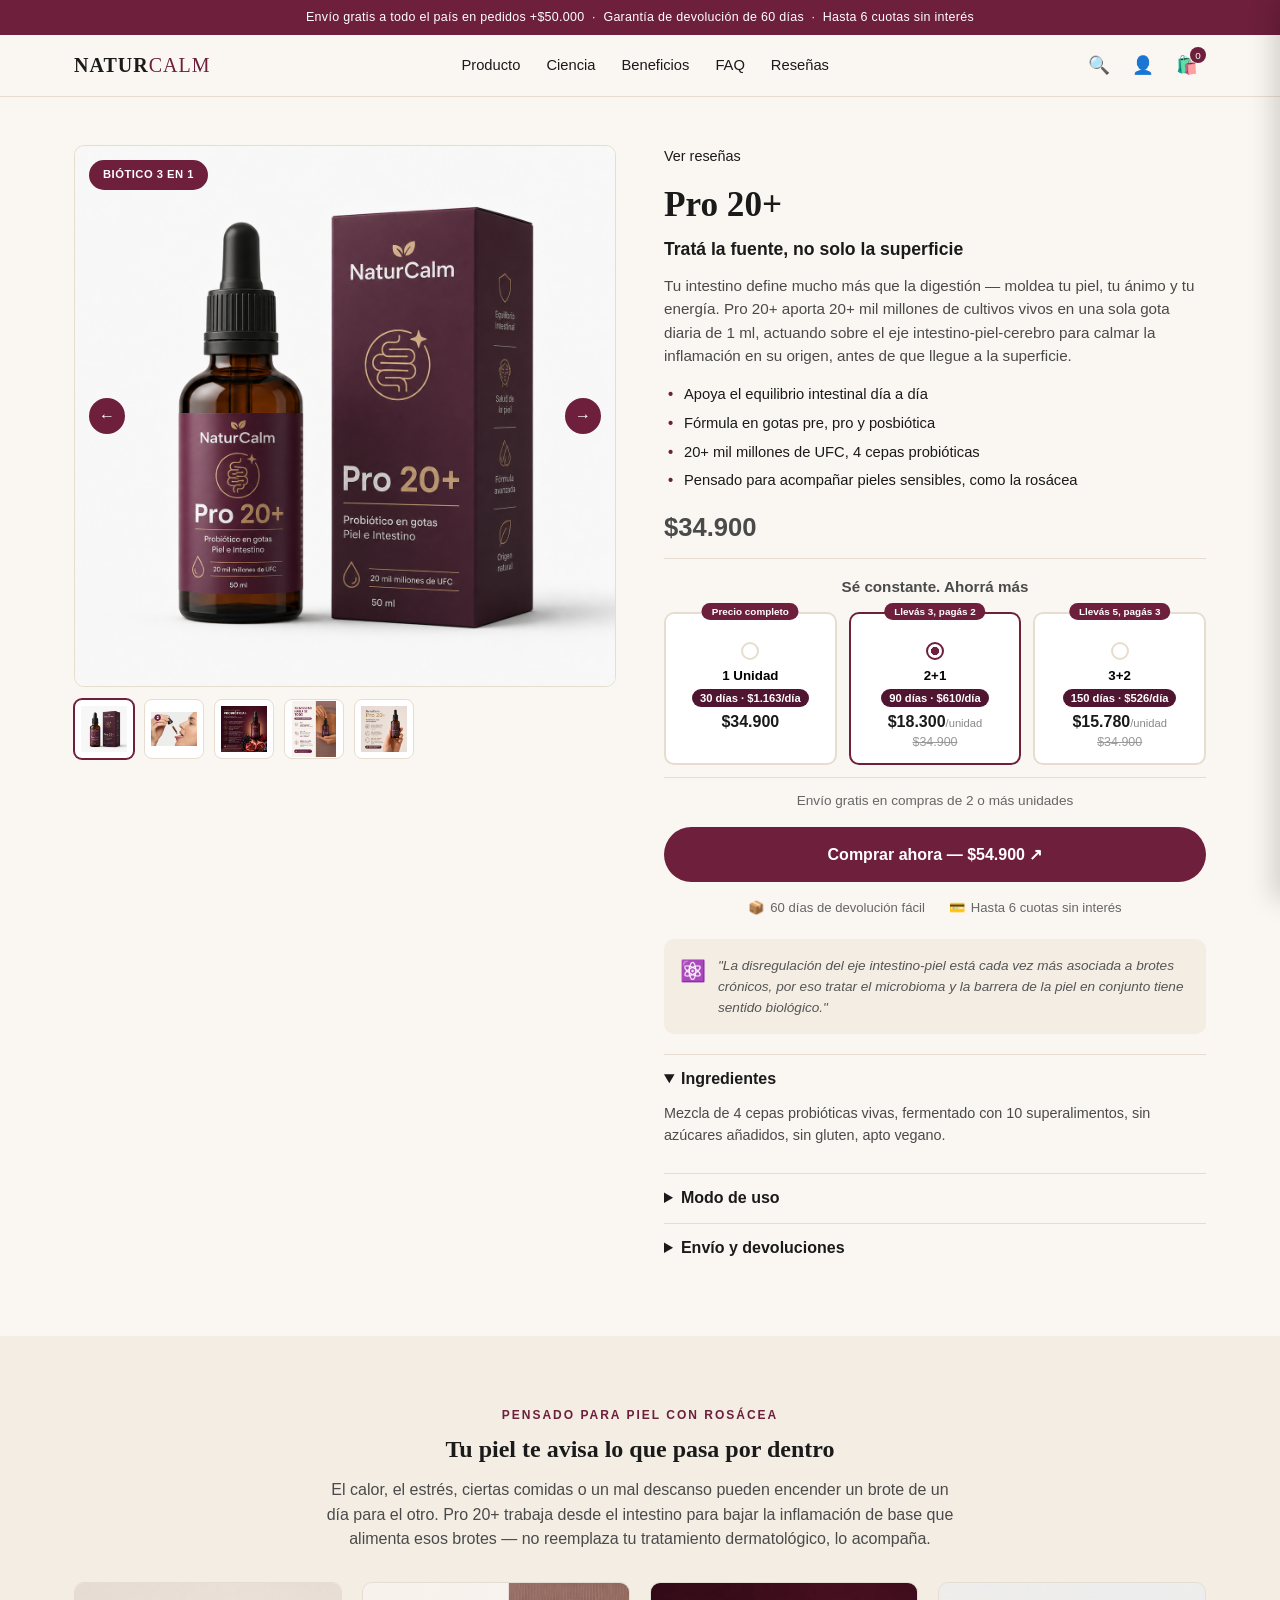
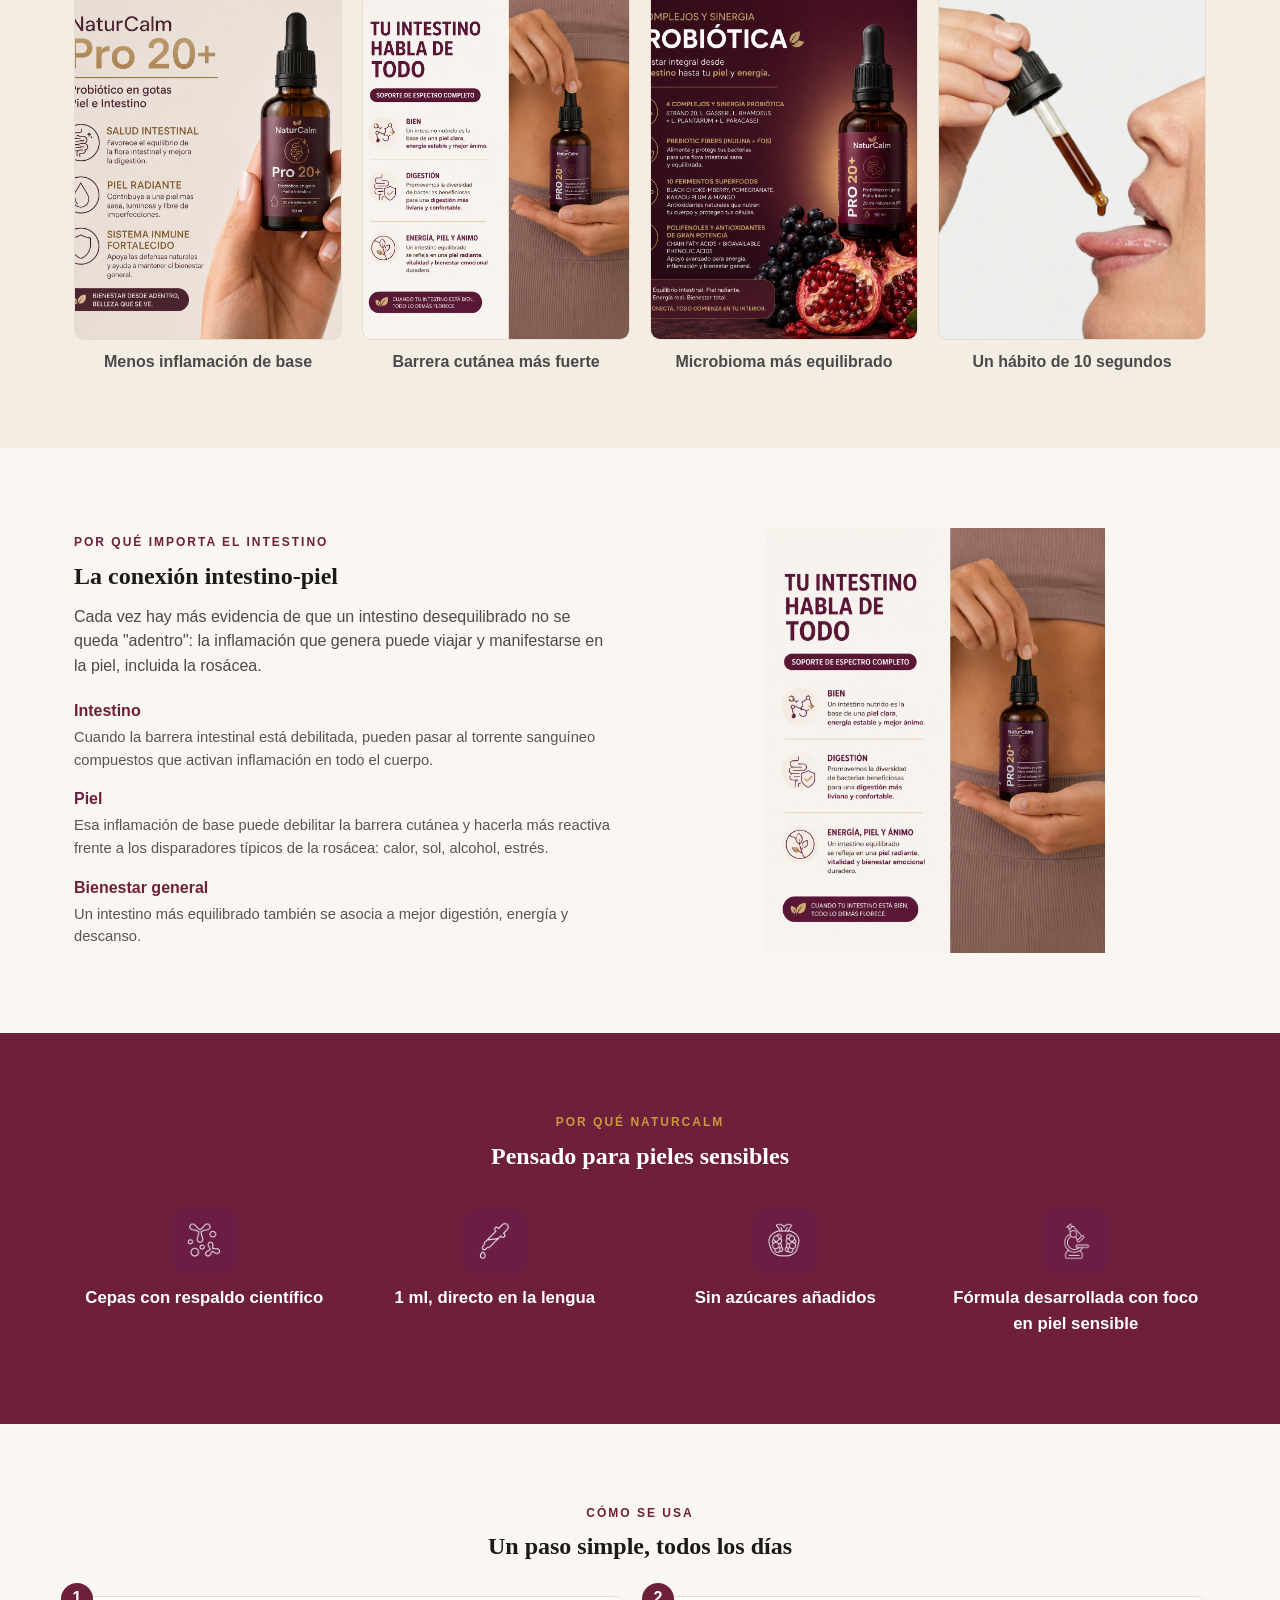
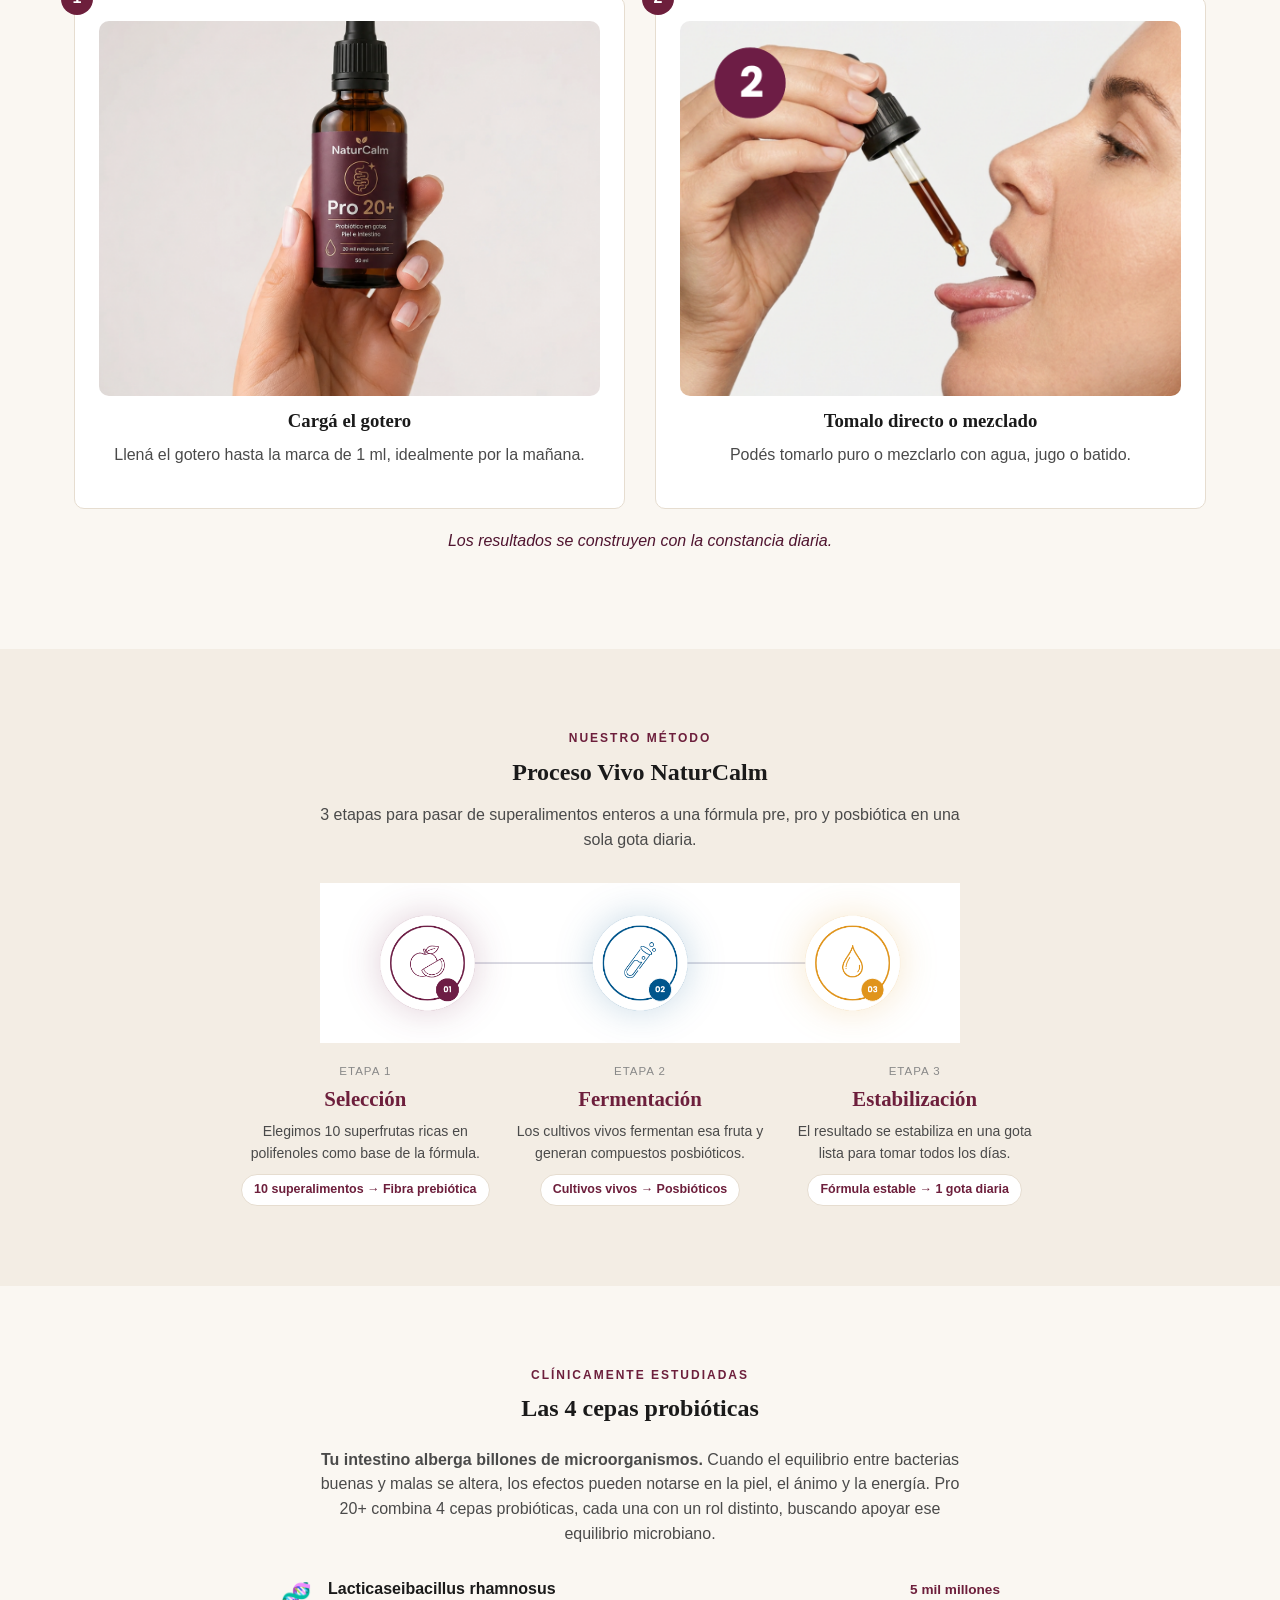
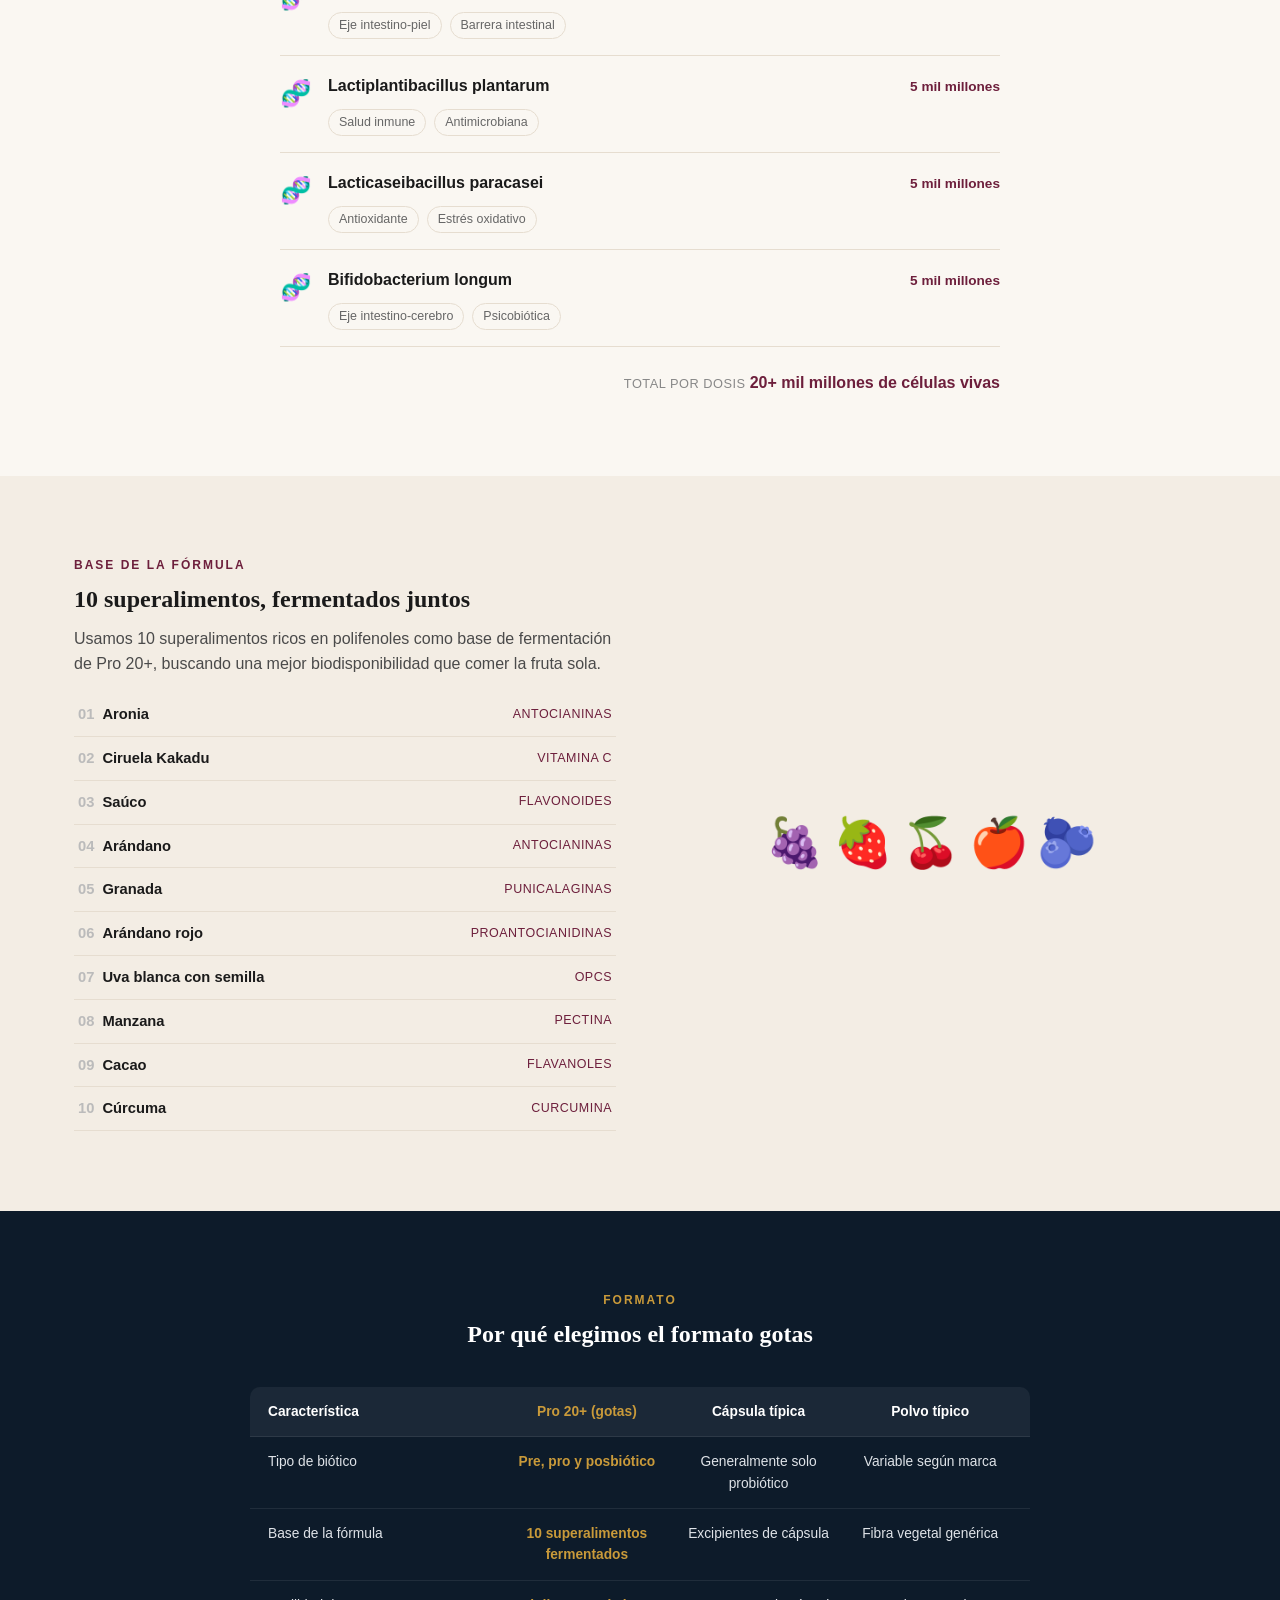
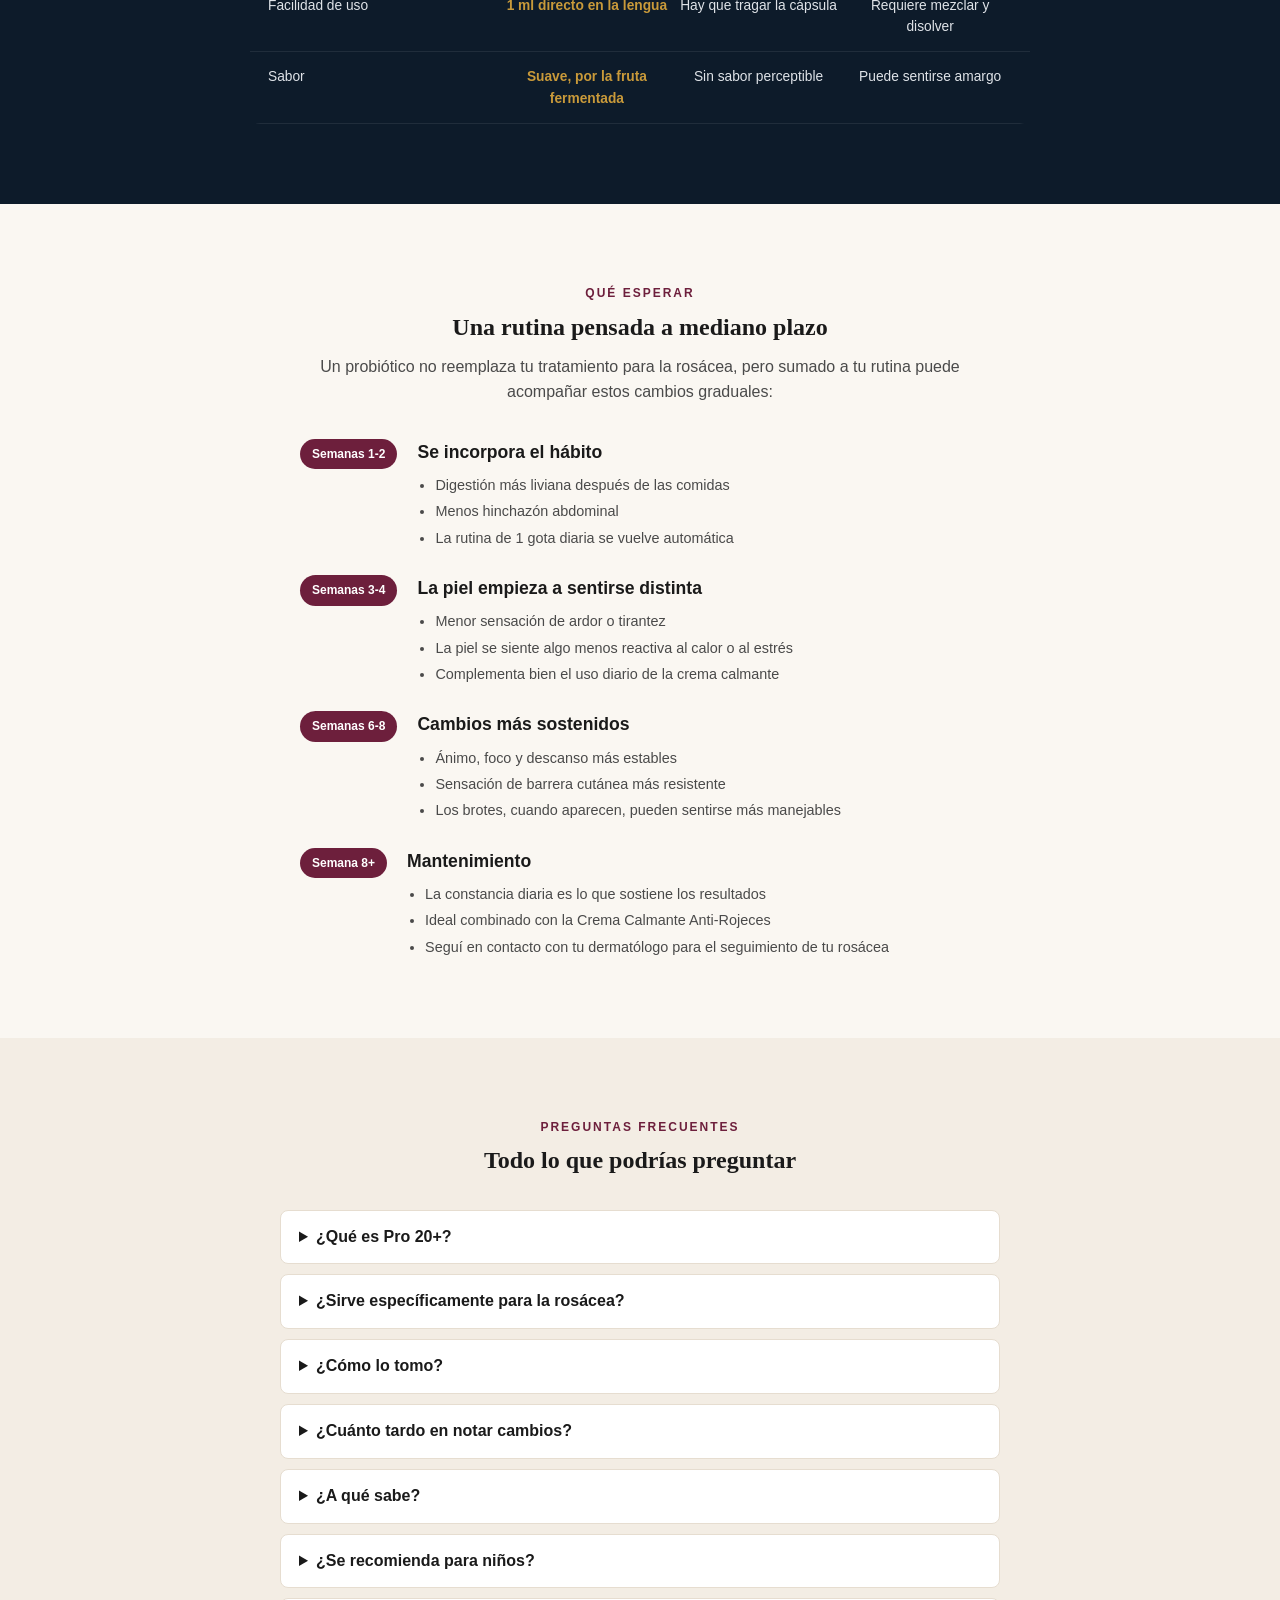
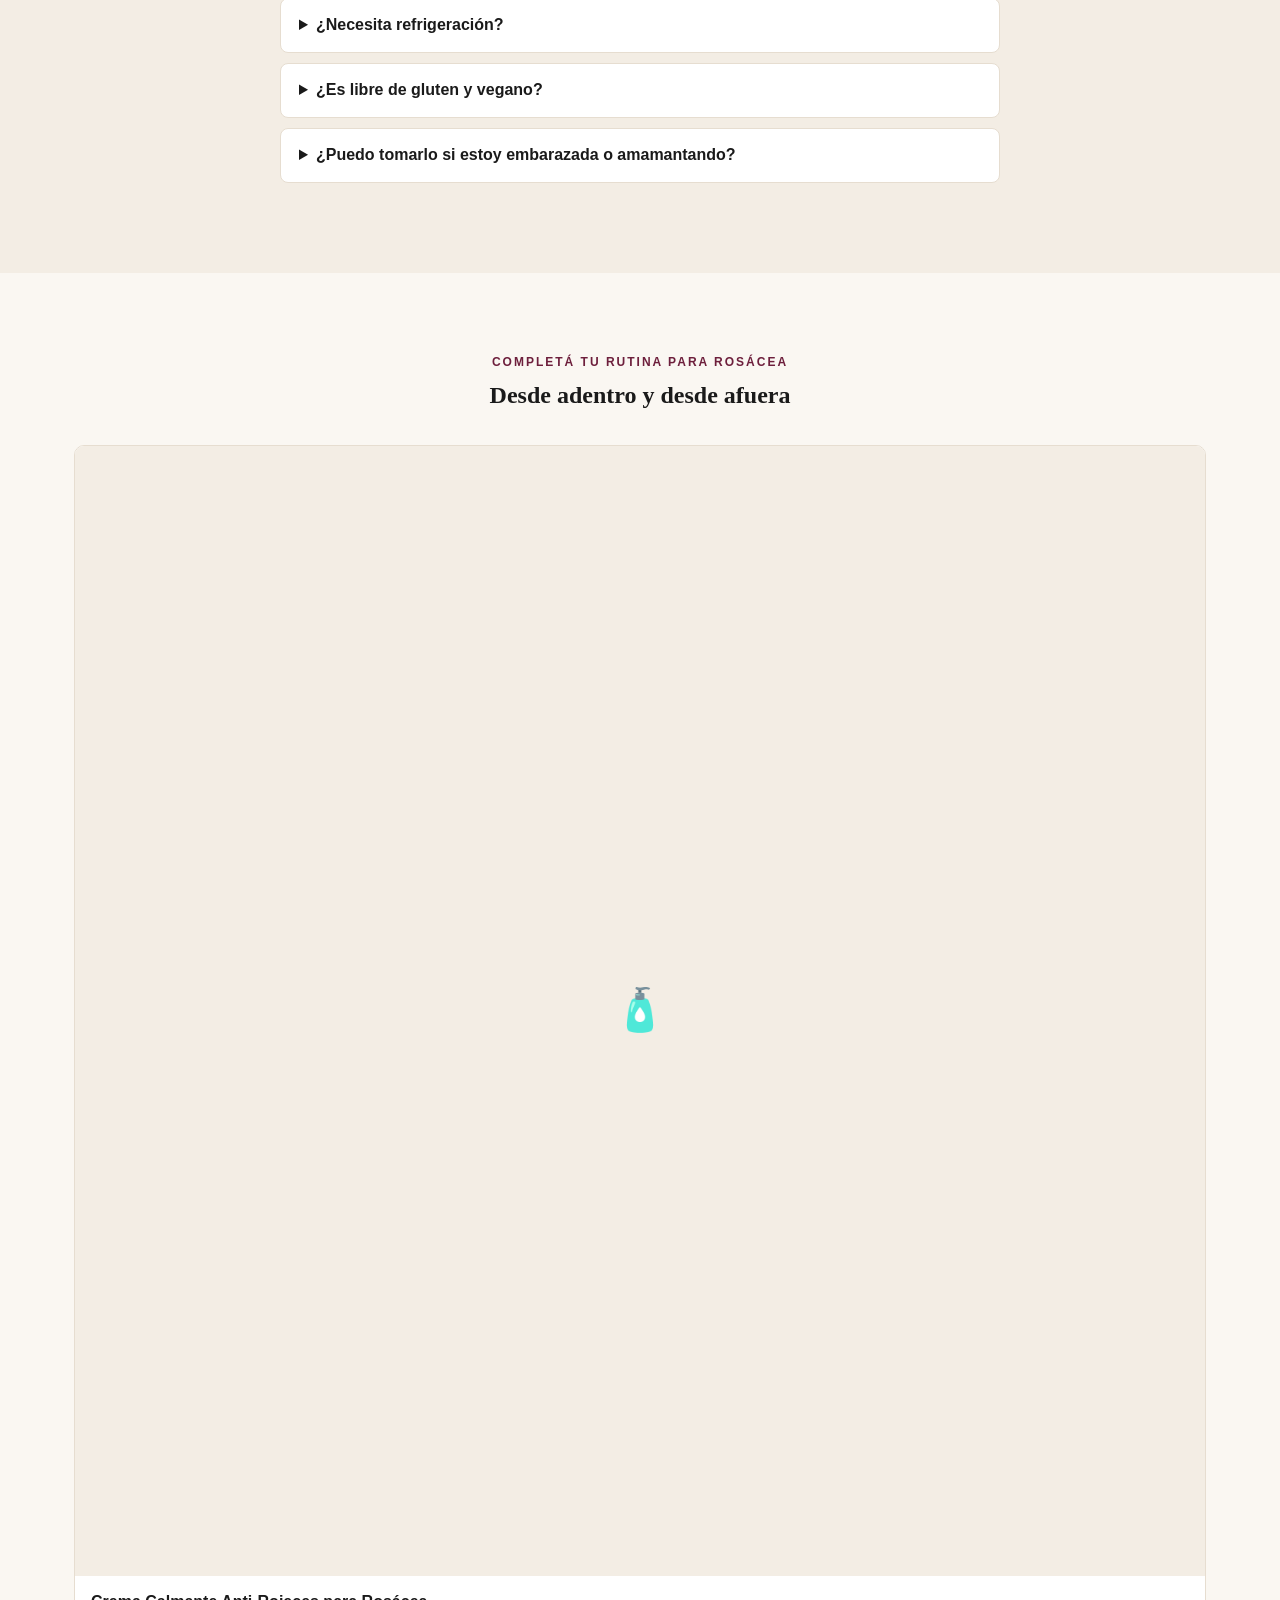
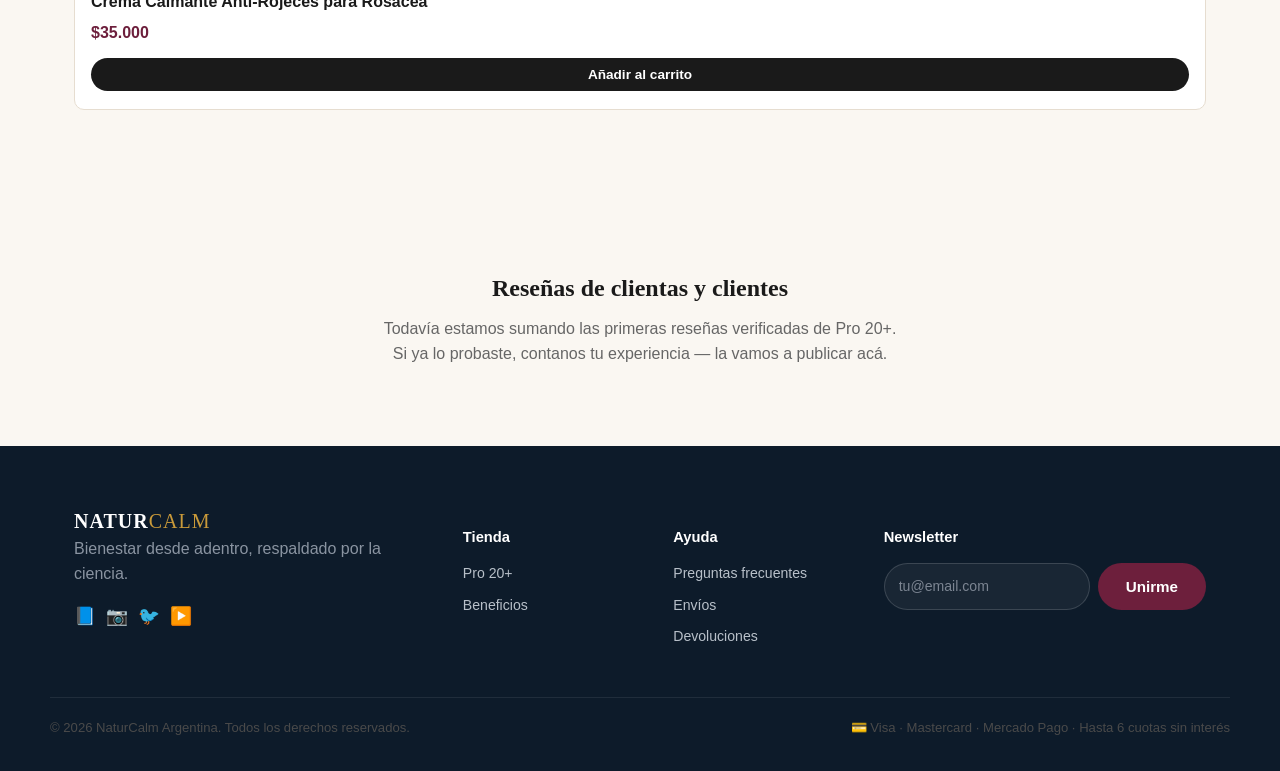
<file: index.html>
<!DOCTYPE html>
<html lang="es">
<head>
<meta charset="UTF-8">
<meta name="viewport" content="width=device-width, initial-scale=1.0">
<title>Pro 20+ — NaturCalm</title>
<link rel="stylesheet" href="styles.css">
</head>
<body>

<div class="topbar">Envío gratis a todo el país en pedidos +$50.000 &nbsp;·&nbsp; Garantía de devolución de 60 días &nbsp;·&nbsp; Hasta 6 cuotas sin interés</div>

<header class="site-header">
  <div class="container header-inner">
    <a href="#" class="logo">NATUR<span>CALM</span></a>
    <nav class="main-nav">
      <a href="#producto">Producto</a>
      <a href="#ciencia">Ciencia</a>
      <a href="#beneficios">Beneficios</a>
      <a href="#faq">FAQ</a>
      <a href="#reseñas">Reseñas</a>
    </nav>
    <div class="header-icons">
      <button class="icon-btn" aria-label="Buscar">🔍</button>
      <button class="icon-btn" aria-label="Cuenta">👤</button>
      <button class="cart-btn" id="cartToggle" aria-label="Abrir carrito">
        🛍️ <span class="cart-count" id="cartCount">0</span>
      </button>
    </div>
  </div>
</header>

<!-- HERO / PRODUCT -->
<section class="product-hero" id="producto">
  <div class="container product-hero-grid">
    <div class="gallery">
      <div class="gallery-main" id="galleryMain">
        <span class="gallery-badge">BIÓTICO 3 EN 1</span>
        <img src="images/real/product-bottle-box.png" alt="Frasco y caja de NaturCalm Pro 20+">
        <button class="gallery-arrow gallery-arrow-prev" id="galleryPrev" aria-label="Imagen anterior">←</button>
        <button class="gallery-arrow gallery-arrow-next" id="galleryNext" aria-label="Imagen siguiente">→</button>
      </div>
      <div class="gallery-thumbs" id="galleryThumbs">
        <button class="thumb active" data-type="img" data-img="images/real/product-bottle-box.png"><img src="images/real/product-bottle-box.png" alt="Frasco y caja"></button>
        <button class="thumb" data-type="img" data-img="images/real/step2-dropper-mouth.png"><img src="images/real/step2-dropper-mouth.png" alt="Aplicando la gota"></button>
        <button class="thumb" data-type="img" data-img="images/real/card-strains-complex-natcalm.png"><img src="images/real/card-strains-complex-natcalm.png" alt="4 complejos y sinergia probiótica"></button>
        <button class="thumb" data-type="img" data-img="images/real/card-gut-talks-natcalm.png"><img src="images/real/card-gut-talks-natcalm.png" alt="Tu intestino habla de todo"></button>
        <button class="thumb" data-type="img" data-img="images/real/card-features-natcalm.png"><img src="images/real/card-features-natcalm.png" alt="Salud intestinal, piel radiante, sistema inmune"></button>
      </div>
    </div>

    <div class="product-info">
      <div class="stars-row">
        <a href="#reseñas">Ver reseñas</a>
      </div>
      <h1>Pro 20+</h1>
      <h2 class="hero-subhead">Tratá la fuente, no solo la superficie</h2>
      <p class="hero-sub">Tu intestino define mucho más que la digestión — moldea tu piel, tu ánimo y tu energía. Pro 20+ aporta 20+ mil millones de cultivos vivos en una sola gota diaria de 1 ml, actuando sobre el eje intestino-piel-cerebro para calmar la inflamación en su origen, antes de que llegue a la superficie.</p>
      <ul class="hero-bullets">
        <li>Apoya el equilibrio intestinal día a día</li>
        <li>Fórmula en gotas pre, pro y posbiótica</li>
        <li>20+ mil millones de UFC, 4 cepas probióticas</li>
        <li>Pensado para acompañar pieles sensibles, como la rosácea</li>
      </ul>

      <p class="hero-price">$34.900</p>

      <p class="save-more-label">Sé constante. Ahorrá más</p>
      <div class="variant-select" id="variantSelect">
        <button class="variant-card" data-variant="1" data-price="34900">
          <span class="variant-badge">Precio completo</span>
          <span class="variant-radio"></span>
          <span class="variant-title">1 Unidad</span>
          <span class="variant-note">30 días · $1.163/día</span>
          <span class="variant-price">$34.900</span>
        </button>
        <button class="variant-card best" data-variant="2+1" data-price="54900">
          <span class="variant-badge">Llevás 3, pagás 2</span>
          <span class="variant-radio checked"></span>
          <span class="variant-title">2+1</span>
          <span class="variant-note">90 días · $610/día</span>
          <span class="variant-price">$18.300<small>/unidad</small></span>
          <span class="variant-old-price">$34.900</span>
        </button>
        <button class="variant-card" data-variant="3+2" data-price="78900">
          <span class="variant-badge">Llevás 5, pagás 3</span>
          <span class="variant-radio"></span>
          <span class="variant-title">3+2</span>
          <span class="variant-note">150 días · $526/día</span>
          <span class="variant-price">$15.780<small>/unidad</small></span>
          <span class="variant-old-price">$34.900</span>
        </button>
      </div>

      <p class="free-shipping-note">Envío gratis en compras de 2 o más unidades</p>

      <button class="btn btn-primary btn-buy" id="addToCartBtn">Comprar ahora — <span id="addToCartPrice">$54.900</span> ↗</button>

      <div class="trust-row">
        <div><span>📦</span>60 días de devolución fácil</div>
        <div><span>💳</span>Hasta 6 cuotas sin interés</div>
      </div>

      <div class="science-quote">
        <span class="science-quote-icon">⚛️</span>
        <p>"La disregulación del eje intestino-piel está cada vez más asociada a brotes crónicos, por eso tratar el microbioma y la barrera de la piel en conjunto tiene sentido biológico."</p>
      </div>

      <div class="accordion">
        <details open>
          <summary>Ingredientes</summary>
          <p>Mezcla de 4 cepas probióticas vivas, fermentado con 10 superalimentos, sin azúcares añadidos, sin gluten, apto vegano.</p>
        </details>
        <details>
          <summary>Modo de uso</summary>
          <p>1 gotero al día, directamente en la boca o mezclado con agua. Preferiblemente por la mañana en ayunas.</p>
        </details>
        <details>
          <summary>Envío y devoluciones</summary>
          <p>Envío a todo el país en 3 a 5 días hábiles (24-48h en CABA y GBA). Si no estás satisfecho, te devolvemos el dinero dentro de los primeros 60 días.</p>
        </details>
      </div>
    </div>
  </div>
</section>

<!-- ROSACEA FOCUS BAND -->
<section class="results-strip">
  <div class="container">
    <p class="section-kicker center">Pensado para piel con rosácea</p>
    <h2 class="center">Tu piel te avisa lo que pasa por dentro</h2>
    <p class="center" style="max-width:640px;margin:0 auto 30px;">El calor, el estrés, ciertas comidas o un mal descanso pueden encender un brote de un día para el otro. Pro 20+ trabaja desde el intestino para bajar la inflamación de base que alimenta esos brotes — no reemplaza tu tratamiento dermatológico, lo acompaña.</p>
    <div class="results-grid">
      <div class="result-card">
        <div class="result-photo"><img src="images/real/card-features-natcalm.png" alt="Salud intestinal, piel y sistema inmune"></div>
        <p class="result-age">Menos inflamación de base</p>
      </div>
      <div class="result-card">
        <div class="result-photo"><img src="images/real/card-gut-talks-natcalm.png" alt="El intestino y su conexión con la piel"></div>
        <p class="result-age">Barrera cutánea más fuerte</p>
      </div>
      <div class="result-card">
        <div class="result-photo"><img src="images/real/card-strains-complex-natcalm.png" alt="Complejo de 4 cepas probióticas"></div>
        <p class="result-age">Microbioma más equilibrado</p>
      </div>
      <div class="result-card">
        <div class="result-photo"><img src="images/real/step2-dropper-mouth.png" alt="Aplicando la gota diaria"></div>
        <p class="result-age">Un hábito de 10 segundos</p>
      </div>
    </div>
  </div>
</section>

<!-- SCIENCE -->
<section class="science" id="ciencia">
  <div class="container science-grid">
    <div class="science-text">
      <p class="section-kicker">Por qué importa el intestino</p>
      <h2>La conexión intestino-piel</h2>
      <p>Cada vez hay más evidencia de que un intestino desequilibrado no se queda "adentro": la inflamación que genera puede viajar y manifestarse en la piel, incluida la rosácea.</p>
      <ul class="science-list">
        <li><strong>Intestino</strong><span>Cuando la barrera intestinal está debilitada, pueden pasar al torrente sanguíneo compuestos que activan inflamación en todo el cuerpo.</span></li>
        <li><strong>Piel</strong><span>Esa inflamación de base puede debilitar la barrera cutánea y hacerla más reactiva frente a los disparadores típicos de la rosácea: calor, sol, alcohol, estrés.</span></li>
        <li><strong>Bienestar general</strong><span>Un intestino más equilibrado también se asocia a mejor digestión, energía y descanso.</span></li>
      </ul>
    </div>
    <div class="science-visual">
      <img class="axis-image" src="images/real/card-gut-talks-natcalm.png" alt="La conexión entre intestino y piel">
    </div>
  </div>
</section>

<!-- DIFFERENCE BAND -->
<section class="difference-band">
  <div class="container">
    <p class="section-kicker center light">Por qué NaturCalm</p>
    <h2 class="center light">Pensado para pieles sensibles</h2>
    <div class="difference-grid">
      <div class="difference-card">
        <img class="difference-icon-img" src="images/real/icon-molecule-real.png" alt="">
        <h3>Cepas con respaldo científico</h3>
      </div>
      <div class="difference-card">
        <img class="difference-icon-img" src="images/real/icon-dropper-real.png" alt="">
        <h3>1 ml, directo en la lengua</h3>
      </div>
      <div class="difference-card">
        <img class="difference-icon-img" src="images/real/icon-pomegranate-real.png" alt="">
        <h3>Sin azúcares añadidos</h3>
      </div>
      <div class="difference-card">
        <img class="difference-icon-img" src="images/real/icon-microscope-real.png" alt="">
        <h3>Fórmula desarrollada con foco en piel sensible</h3>
      </div>
    </div>
  </div>
</section>

<!-- HOW TO USE -->
<section class="how-to">
  <div class="container">
    <p class="section-kicker center">Cómo se usa</p>
    <h2 class="center">Un paso simple, todos los días</h2>
    <div class="how-to-grid">
      <div class="how-to-card">
        <span class="step-badge">1</span>
        <div class="how-to-image how-to-photo"><img src="images/real/hero-bottle-hand.png" alt="Frasco de NaturCalm Pro 20+ en mano"></div>
        <h3>Cargá el gotero</h3>
        <p>Llená el gotero hasta la marca de 1 ml, idealmente por la mañana.</p>
      </div>
      <div class="how-to-card">
        <span class="step-badge">2</span>
        <div class="how-to-image how-to-photo"><img src="images/real/step2-dropper-mouth.png" alt="Aplicando la gota en la lengua"></div>
        <h3>Tomalo directo o mezclado</h3>
        <p>Podés tomarlo puro o mezclarlo con agua, jugo o batido.</p>
      </div>
    </div>
    <p class="how-to-caption">Los resultados se construyen con la constancia diaria.</p>
  </div>
</section>

<!-- PROCESS -->
<section class="process">
  <div class="container">
    <p class="section-kicker center">Nuestro método</p>
    <h2 class="center">Proceso Vivo NaturCalm</h2>
    <p class="center process-subtitle">3 etapas para pasar de superalimentos enteros a una fórmula pre, pro y posbiótica en una sola gota diaria.</p>
    <img class="process-icons-row" src="images/real/process-icons-row.png" alt="Proceso: fruta, fermentación y gota">
    <div class="process-grid">
      <div class="process-text">
        <span class="process-eyebrow">Etapa 1</span>
        <h3>Selección</h3>
        <p>Elegimos 10 superfrutas ricas en polifenoles como base de la fórmula.</p>
        <span class="process-tag">10 superalimentos → Fibra prebiótica</span>
      </div>
      <div class="process-text">
        <span class="process-eyebrow">Etapa 2</span>
        <h3>Fermentación</h3>
        <p>Los cultivos vivos fermentan esa fruta y generan compuestos posbióticos.</p>
        <span class="process-tag">Cultivos vivos → Posbióticos</span>
      </div>
      <div class="process-text">
        <span class="process-eyebrow">Etapa 3</span>
        <h3>Estabilización</h3>
        <p>El resultado se estabiliza en una gota lista para tomar todos los días.</p>
        <span class="process-tag">Fórmula estable → 1 gota diaria</span>
      </div>
    </div>
  </div>
</section>

<!-- STRAINS -->
<section class="strains">
  <div class="container">
    <p class="section-kicker center">Clínicamente estudiadas</p>
    <h2 class="center">Las 4 cepas probióticas</h2>
    <p class="strains-intro"><strong>Tu intestino alberga billones de microorganismos.</strong> Cuando el equilibrio entre bacterias buenas y malas se altera, los efectos pueden notarse en la piel, el ánimo y la energía. Pro 20+ combina 4 cepas probióticas, cada una con un rol distinto, buscando apoyar ese equilibrio microbiano.</p>
    <div class="strains-list">
      <div class="strain-row">
        <span class="strain-icon">🧬</span>
        <div>
          <div class="strain-head"><strong>Lacticaseibacillus rhamnosus</strong><span class="strain-count">5 mil millones</span></div>
          <div class="strain-tags"><span>Eje intestino-piel</span><span>Barrera intestinal</span></div>
        </div>
      </div>
      <div class="strain-row">
        <span class="strain-icon">🧬</span>
        <div>
          <div class="strain-head"><strong>Lactiplantibacillus plantarum</strong><span class="strain-count">5 mil millones</span></div>
          <div class="strain-tags"><span>Salud inmune</span><span>Antimicrobiana</span></div>
        </div>
      </div>
      <div class="strain-row">
        <span class="strain-icon">🧬</span>
        <div>
          <div class="strain-head"><strong>Lacticaseibacillus paracasei</strong><span class="strain-count">5 mil millones</span></div>
          <div class="strain-tags"><span>Antioxidante</span><span>Estrés oxidativo</span></div>
        </div>
      </div>
      <div class="strain-row">
        <span class="strain-icon">🧬</span>
        <div>
          <div class="strain-head"><strong>Bifidobacterium longum</strong><span class="strain-count">5 mil millones</span></div>
          <div class="strain-tags"><span>Eje intestino-cerebro</span><span>Psicobiótica</span></div>
        </div>
      </div>
    </div>
    <p class="strains-total">TOTAL POR DOSIS <strong>20+ mil millones de células vivas</strong></p>
  </div>
</section>

<!-- SUPERFOODS -->
<section class="superfoods">
  <div class="container superfoods-grid">
    <div>
      <p class="section-kicker">Base de la fórmula</p>
      <h2>10 superalimentos, fermentados juntos</h2>
      <p>Usamos 10 superalimentos ricos en polifenoles como base de fermentación de Pro 20+, buscando una mejor biodisponibilidad que comer la fruta sola.</p>
      <ol class="superfoods-list">
        <li><span class="sf-name">Aronia</span><span class="sf-tag">Antocianinas</span></li>
        <li><span class="sf-name">Ciruela Kakadu</span><span class="sf-tag">Vitamina C</span></li>
        <li><span class="sf-name">Saúco</span><span class="sf-tag">Flavonoides</span></li>
        <li><span class="sf-name">Arándano</span><span class="sf-tag">Antocianinas</span></li>
        <li><span class="sf-name">Granada</span><span class="sf-tag">Punicalaginas</span></li>
        <li><span class="sf-name">Arándano rojo</span><span class="sf-tag">Proantocianidinas</span></li>
        <li><span class="sf-name">Uva blanca con semilla</span><span class="sf-tag">OPCs</span></li>
        <li><span class="sf-name">Manzana</span><span class="sf-tag">Pectina</span></li>
        <li><span class="sf-name">Cacao</span><span class="sf-tag">Flavanoles</span></li>
        <li><span class="sf-name">Cúrcuma</span><span class="sf-tag">Curcumina</span></li>
      </ol>
    </div>
    <div class="superfoods-visual">🍇🍓🍒🍎🫐</div>
  </div>
</section>

<!-- COMPARISON -->
<section class="comparison">
  <div class="container">
    <p class="section-kicker center light">Formato</p>
    <h2 class="center light">Por qué elegimos el formato gotas</h2>
    <div class="comparison-table">
      <div class="comparison-row comparison-head">
        <span>Característica</span>
        <span class="col-us">Pro 20+ (gotas)</span>
        <span class="col-them">Cápsula típica</span>
        <span class="col-them">Polvo típico</span>
      </div>
      <div class="comparison-row"><span>Tipo de biótico</span><span class="col-us">Pre, pro y posbiótico</span><span class="col-them">Generalmente solo probiótico</span><span class="col-them">Variable según marca</span></div>
      <div class="comparison-row"><span>Base de la fórmula</span><span class="col-us">10 superalimentos fermentados</span><span class="col-them">Excipientes de cápsula</span><span class="col-them">Fibra vegetal genérica</span></div>
      <div class="comparison-row"><span>Facilidad de uso</span><span class="col-us">1 ml directo en la lengua</span><span class="col-them">Hay que tragar la cápsula</span><span class="col-them">Requiere mezclar y disolver</span></div>
      <div class="comparison-row"><span>Sabor</span><span class="col-us">Suave, por la fruta fermentada</span><span class="col-them">Sin sabor perceptible</span><span class="col-them">Puede sentirse amargo</span></div>
    </div>
  </div>
</section>

<!-- TIMELINE -->
<section class="timeline" id="beneficios">
  <div class="container">
    <p class="section-kicker center">Qué esperar</p>
    <h2 class="center">Una rutina pensada a mediano plazo</h2>
    <p class="center" style="max-width:640px;margin:0 auto 10px;">Un probiótico no reemplaza tu tratamiento para la rosácea, pero sumado a tu rutina puede acompañar estos cambios graduales:</p>
    <div class="timeline-list">
      <div class="timeline-row">
        <span class="timeline-marker">Semanas 1-2</span>
        <div>
          <h3>Se incorpora el hábito</h3>
          <ul>
            <li>Digestión más liviana después de las comidas</li>
            <li>Menos hinchazón abdominal</li>
            <li>La rutina de 1 gota diaria se vuelve automática</li>
          </ul>
        </div>
      </div>
      <div class="timeline-row">
        <span class="timeline-marker">Semanas 3-4</span>
        <div>
          <h3>La piel empieza a sentirse distinta</h3>
          <ul>
            <li>Menor sensación de ardor o tirantez</li>
            <li>La piel se siente algo menos reactiva al calor o al estrés</li>
            <li>Complementa bien el uso diario de la crema calmante</li>
          </ul>
        </div>
      </div>
      <div class="timeline-row">
        <span class="timeline-marker">Semanas 6-8</span>
        <div>
          <h3>Cambios más sostenidos</h3>
          <ul>
            <li>Ánimo, foco y descanso más estables</li>
            <li>Sensación de barrera cutánea más resistente</li>
            <li>Los brotes, cuando aparecen, pueden sentirse más manejables</li>
          </ul>
        </div>
      </div>
      <div class="timeline-row">
        <span class="timeline-marker">Semana 8+</span>
        <div>
          <h3>Mantenimiento</h3>
          <ul>
            <li>La constancia diaria es lo que sostiene los resultados</li>
            <li>Ideal combinado con la Crema Calmante Anti-Rojeces</li>
            <li>Seguí en contacto con tu dermatólogo para el seguimiento de tu rosácea</li>
          </ul>
        </div>
      </div>
    </div>
  </div>
</section>

<!-- FAQ -->
<section class="faq" id="faq">
  <div class="container">
    <p class="section-kicker center">Preguntas frecuentes</p>
    <h2 class="center">Todo lo que podrías preguntar</h2>
    <div class="faq-list">
      <details><summary>¿Qué es Pro 20+?</summary><p>Un probiótico en gotas, fermentado con 10 superalimentos, con 20 mil millones de UFC por dosis, combinando pre, pro y posbióticos.</p></details>
      <details><summary>¿Sirve específicamente para la rosácea?</summary><p>No es un tratamiento para la rosácea ni la reemplaza. Está pensado para acompañar el equilibrio intestinal, que puede influir en la sensibilidad general de la piel. Para el manejo de la rosácea, seguí las indicaciones de tu dermatólogo, y podés combinarlo con nuestra Crema Calmante Anti-Rojeces para el cuidado tópico diario.</p></details>
      <details><summary>¿Cómo lo tomo?</summary><p>1 gotero (1 ml) al día, directo en la lengua o mezclado con agua. Preferentemente por la mañana.</p></details>
      <details><summary>¿Cuánto tardo en notar cambios?</summary><p>Varía según cada persona. Algunas personas notan cambios digestivos en las primeras semanas; los efectos a nivel de piel y bienestar general suelen tomar más tiempo y constancia.</p></details>
      <details><summary>¿A qué sabe?</summary><p>Tiene un sabor suave gracias a la fermentación de frutas.</p></details>
      <details><summary>¿Se recomienda para niños?</summary><p>Está formulado para adultos. Para niños, consultá con un profesional de la salud antes de administrarlo.</p></details>
      <details><summary>¿Necesita refrigeración?</summary><p>No, el envase protege la fórmula a temperatura ambiente.</p></details>
      <details><summary>¿Es libre de gluten y vegano?</summary><p>Sí, la fórmula es vegana, sin gluten y sin azúcares añadidos.</p></details>
      <details><summary>¿Puedo tomarlo si estoy embarazada o amamantando?</summary><p>Consultá siempre con tu profesional de salud antes de iniciar cualquier suplemento durante el embarazo o la lactancia.</p></details>
    </div>
  </div>
</section>

<!-- CROSS SELL -->
<section class="cross-sell">
  <div class="container">
    <p class="section-kicker center">Completá tu rutina para rosácea</p>
    <h2 class="center">Desde adentro y desde afuera</h2>
    <div class="product-grid" id="crossSellGrid"></div>
  </div>
</section>

<!-- REVIEWS -->
<section class="reviews" id="reseñas">
  <div class="container">
    <h2 class="center">Reseñas de clientas y clientes</h2>
    <p class="center" style="max-width:520px;margin:10px auto 0;color:#666;">Todavía estamos sumando las primeras reseñas verificadas de Pro 20+. Si ya lo probaste, contanos tu experiencia — la vamos a publicar acá.</p>
  </div>
</section>

<footer class="site-footer">
  <div class="container footer-inner">
    <div>
      <a href="#" class="logo">NATUR<span>CALM</span></a>
      <p>Bienestar desde adentro, respaldado por la ciencia.</p>
      <div class="social-icons">
        <span>📘</span><span>📷</span><span>🐦</span><span>▶️</span>
      </div>
    </div>
    <div class="footer-col">
      <h4>Tienda</h4>
      <a href="#producto">Pro 20+</a>
      <a href="#beneficios">Beneficios</a>
    </div>
    <div class="footer-col">
      <h4>Ayuda</h4>
      <a href="#faq">Preguntas frecuentes</a>
      <a href="#">Envíos</a>
      <a href="#">Devoluciones</a>
    </div>
    <div class="footer-col newsletter-col">
      <h4>Newsletter</h4>
      <form id="newsletterForm" class="newsletter-form">
        <input type="email" id="newsletterEmail" placeholder="tu@email.com" required>
        <button type="submit" class="btn btn-primary">Unirme</button>
      </form>
      <p class="form-msg" id="formMsg"></p>
    </div>
  </div>
  <div class="container footer-bottom">
    <p>&copy; 2026 NaturCalm Argentina. Todos los derechos reservados.</p>
    <p class="payments">💳 Visa · Mastercard · Mercado Pago · Hasta 6 cuotas sin interés</p>
  </div>
</footer>

<div class="cart-overlay" id="cartOverlay"></div>
<aside class="cart-drawer" id="cartDrawer">
  <div class="cart-header">
    <h3>Tu carrito</h3>
    <button id="cartClose" aria-label="Cerrar carrito">✕</button>
  </div>
  <div class="cart-items" id="cartItems"></div>
  <div class="cart-footer">
    <div class="cart-total">
      <span>Total</span>
      <span id="cartTotal">$0</span>
    </div>
    <button class="btn btn-primary btn-block" id="checkoutBtn">Finalizar compra</button>
  </div>
</aside>

<script src="script.js"></script>
</body>
</html>
</file>
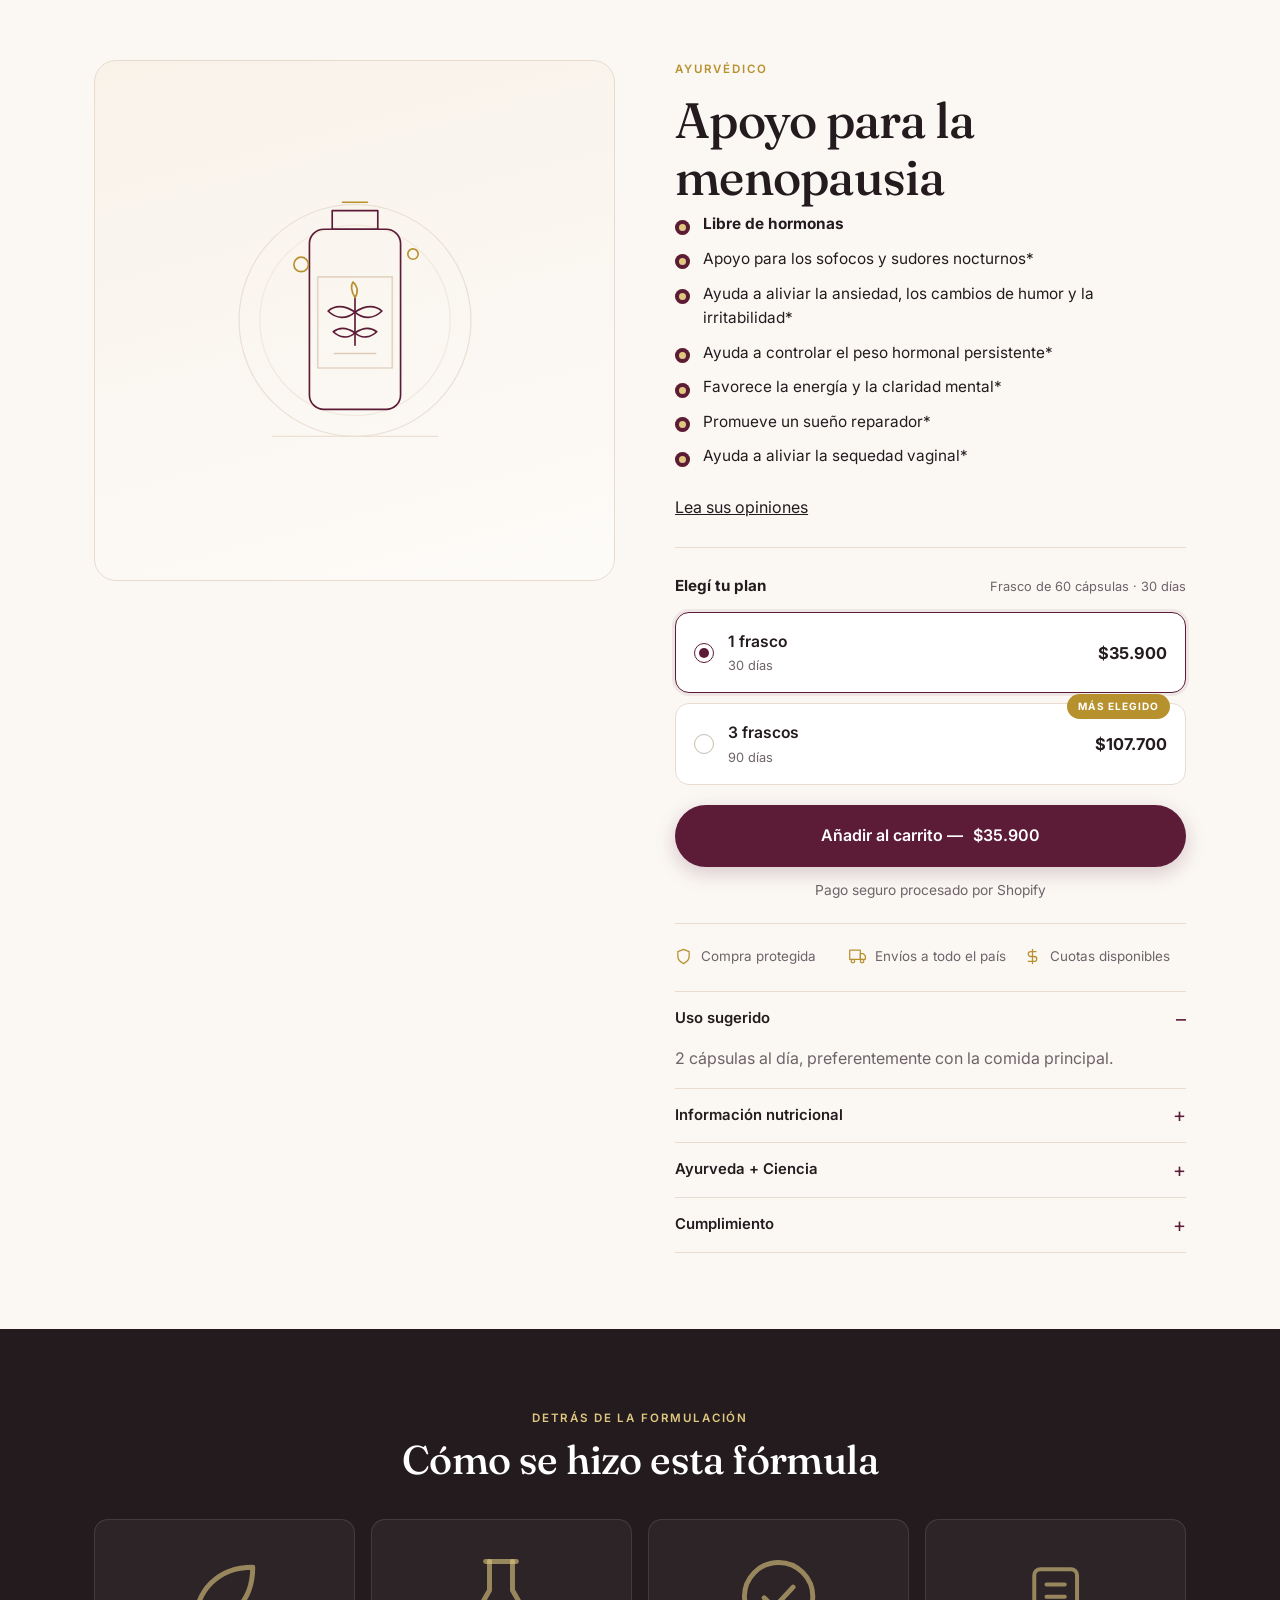
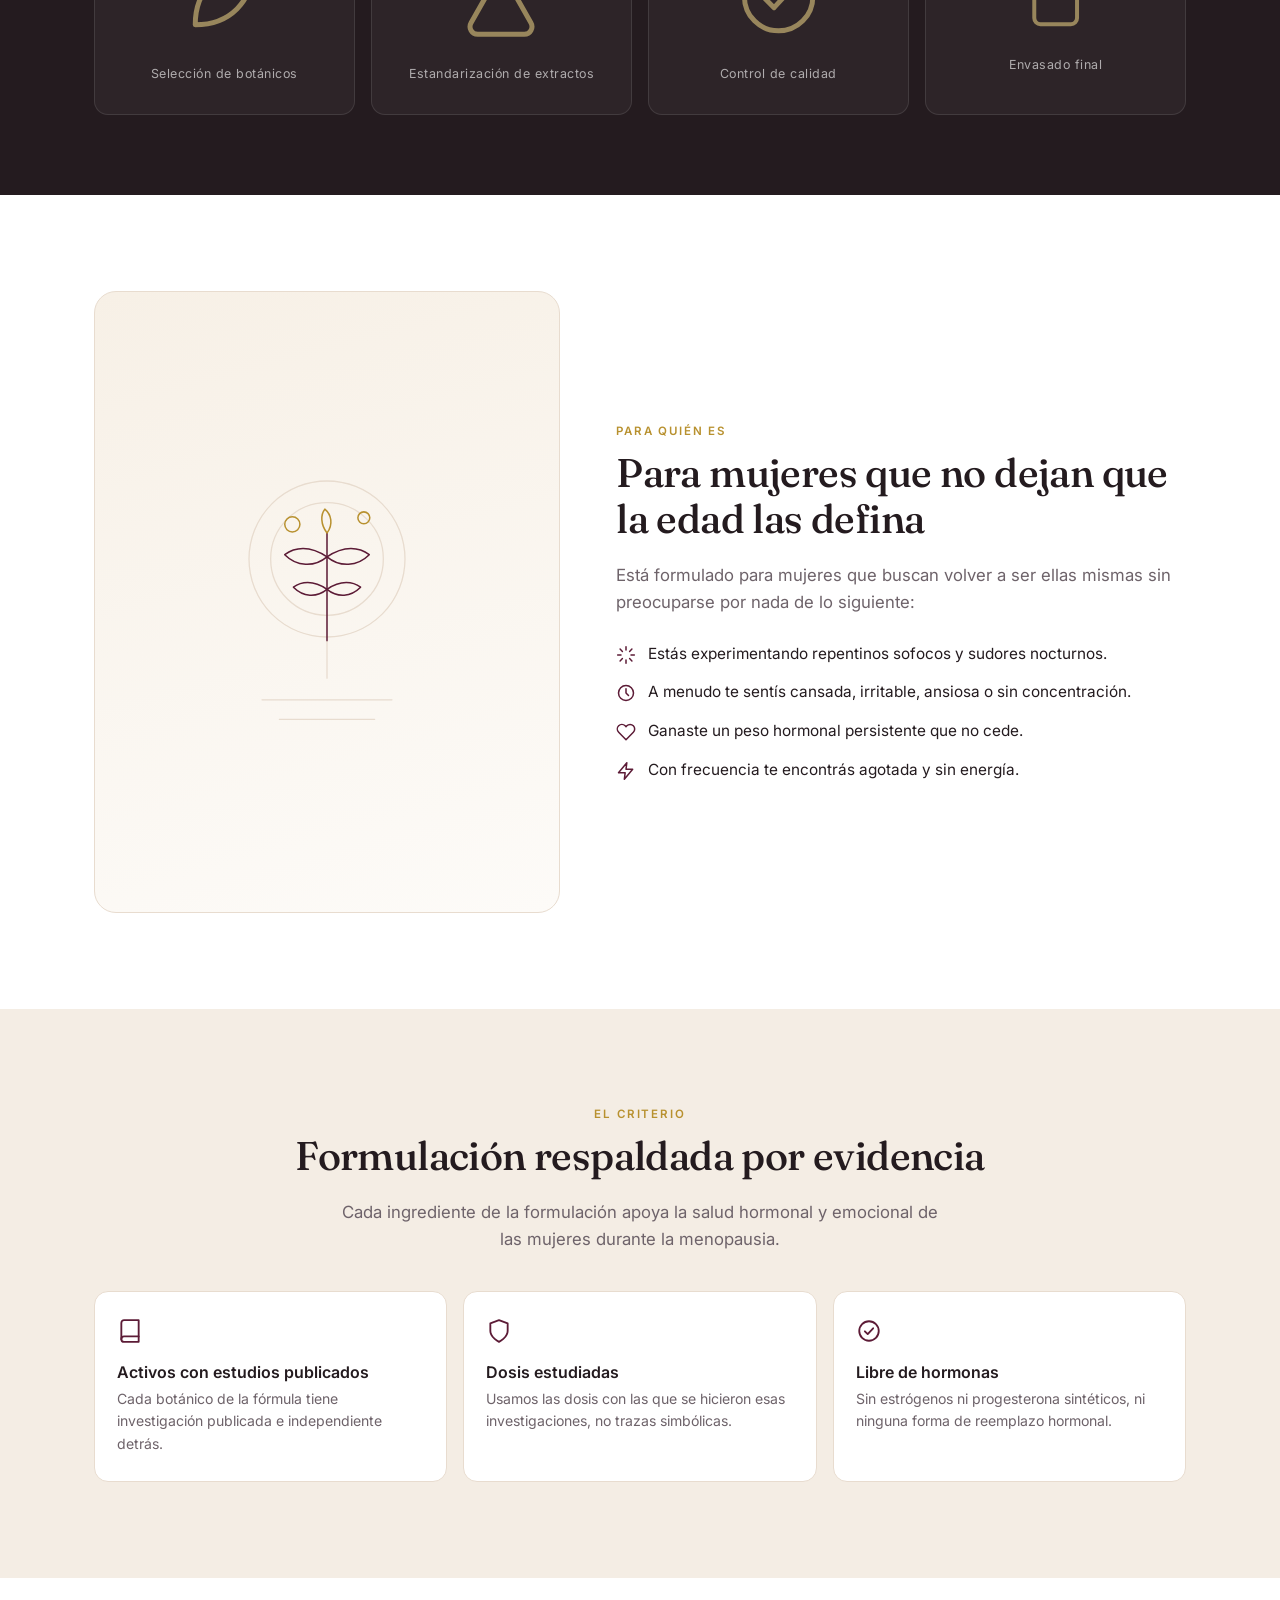
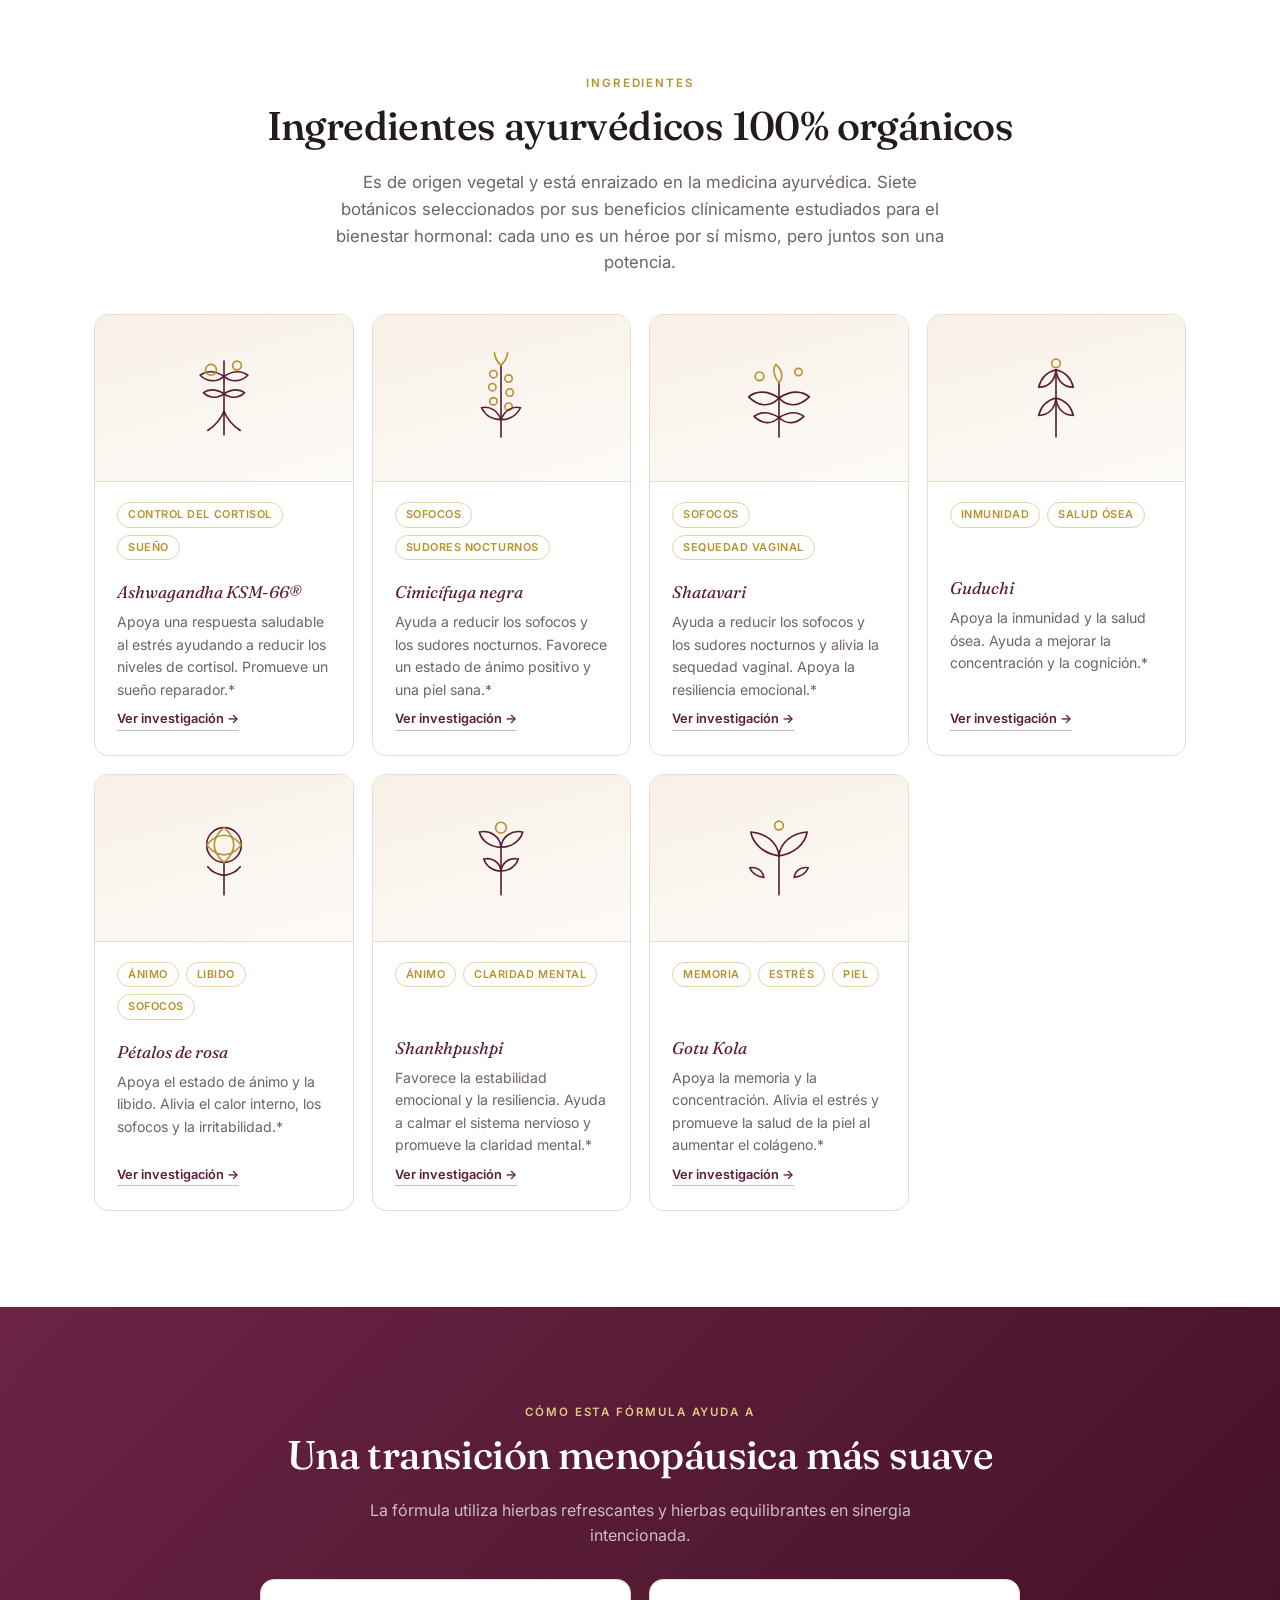
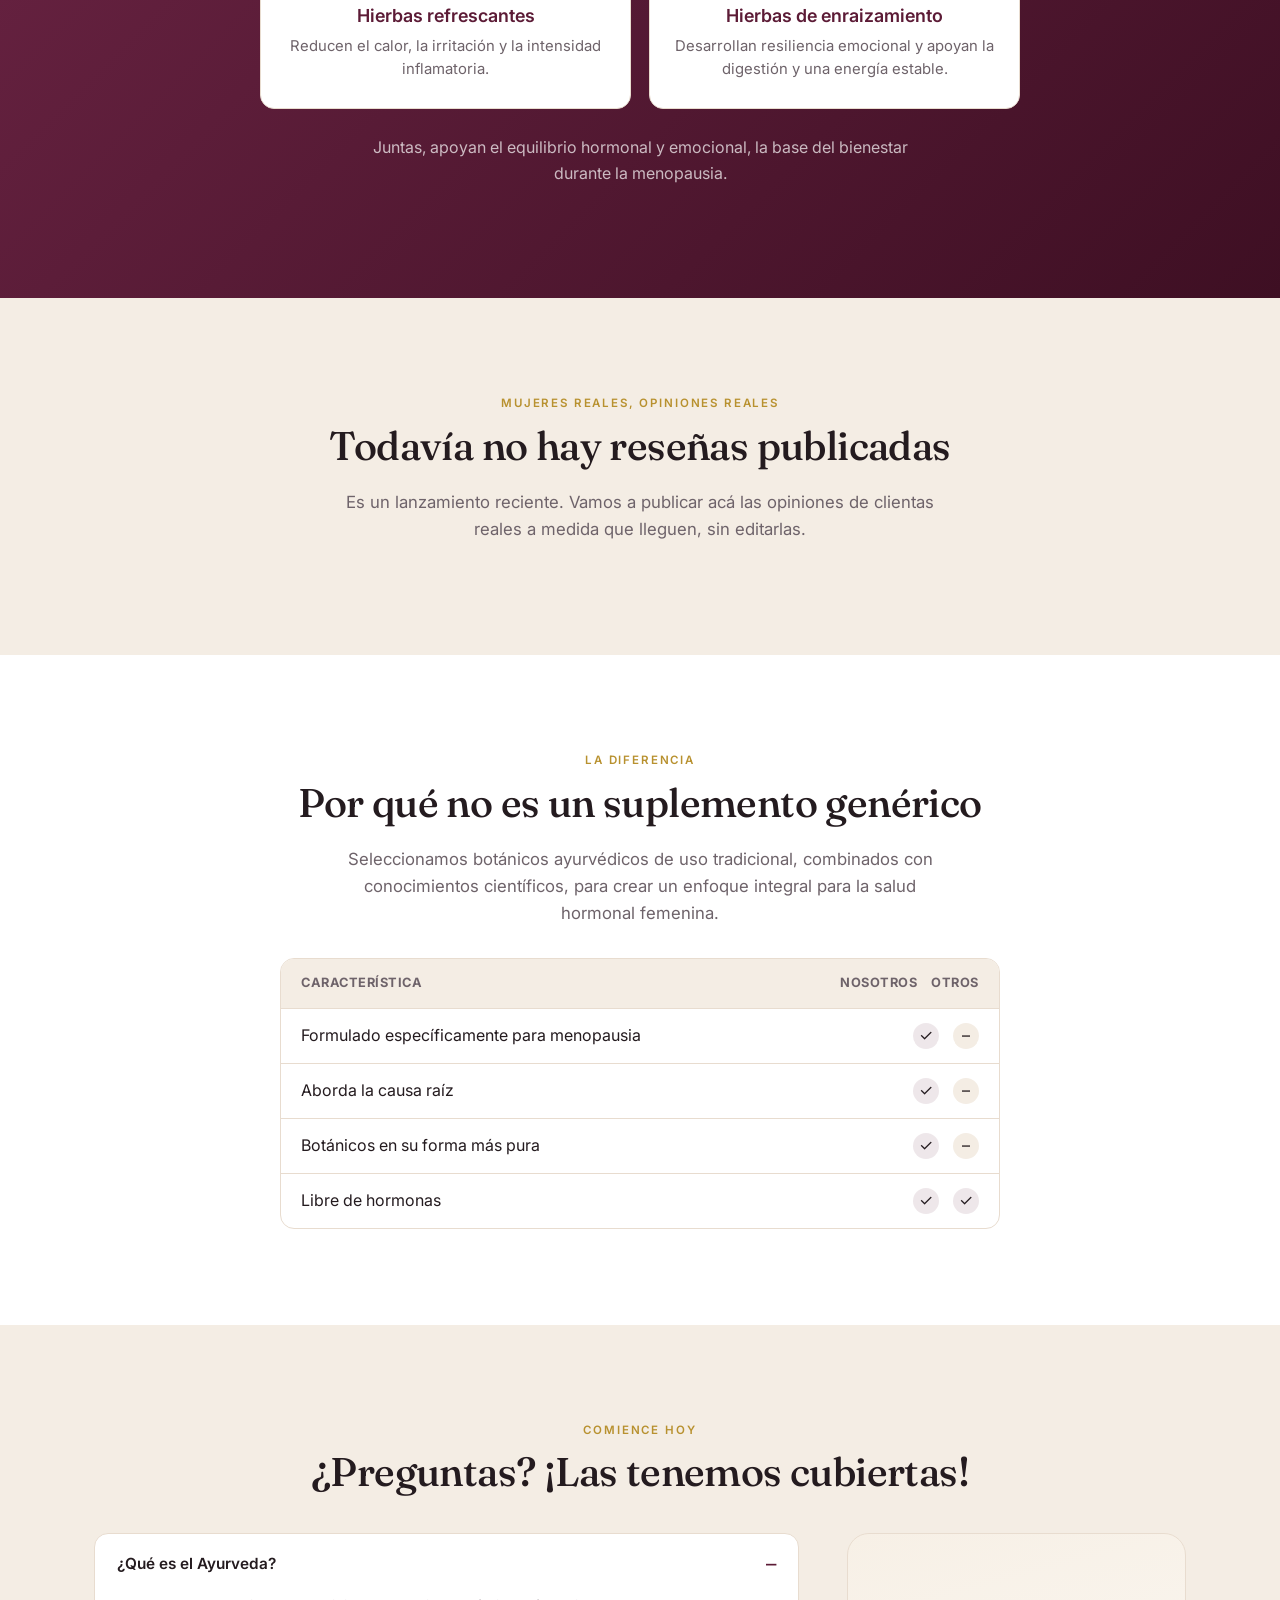
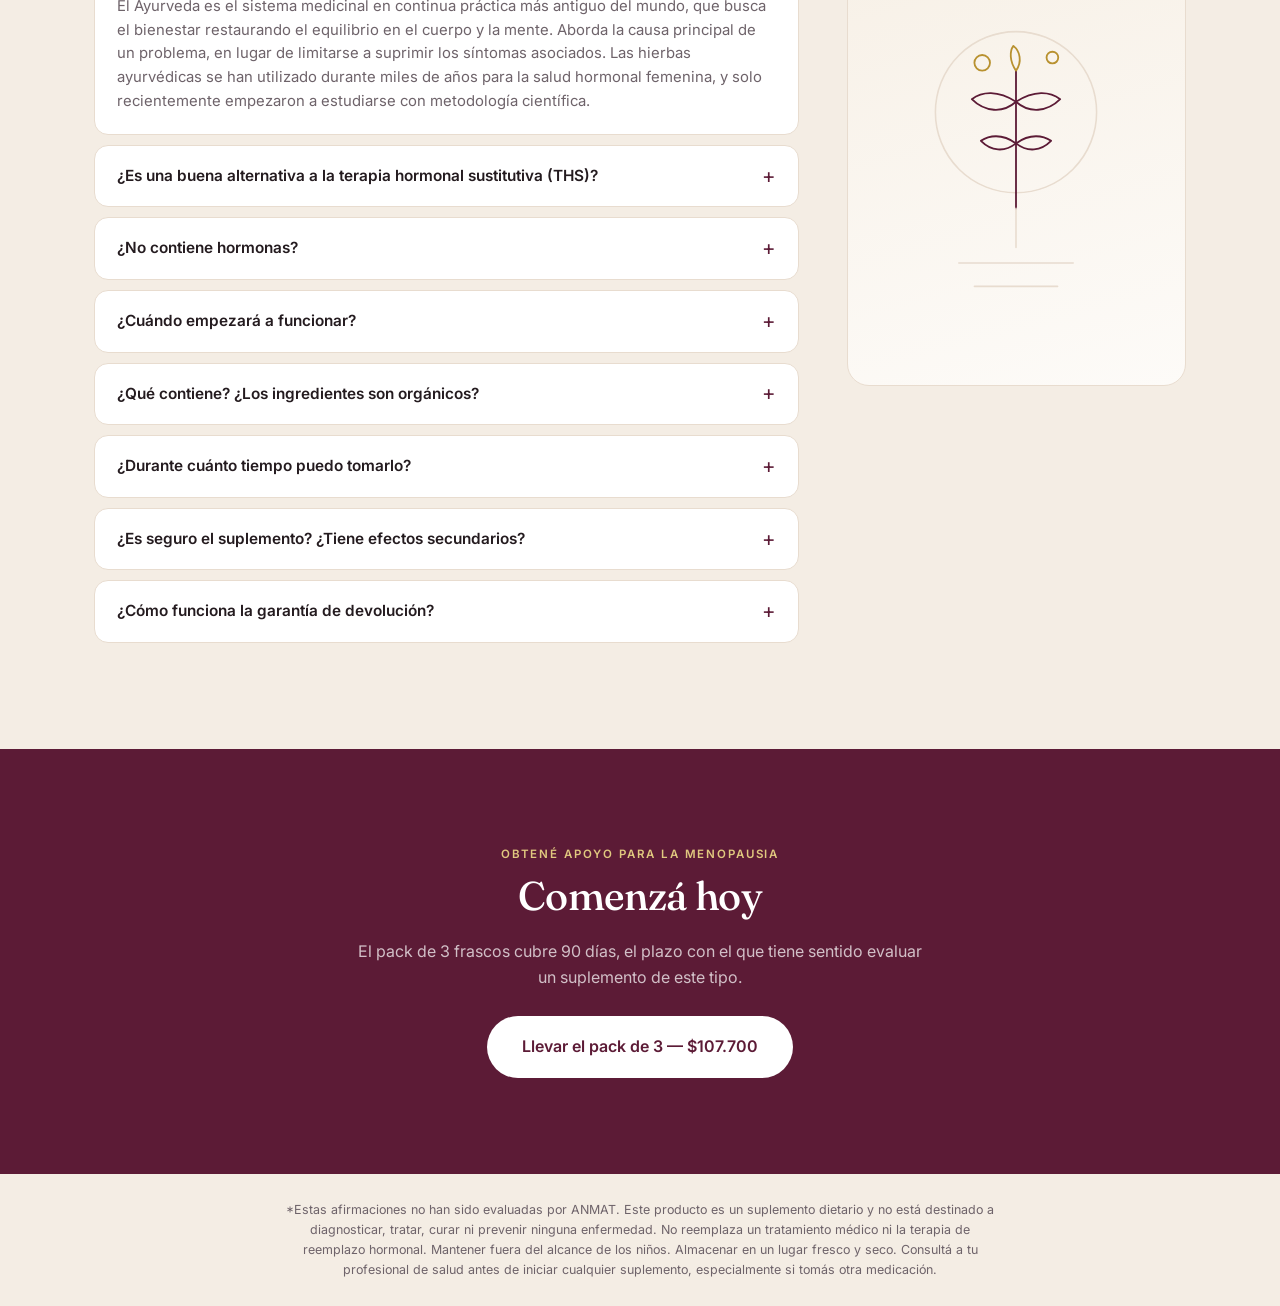
<file: shopify-pdp-equilibrio.html>
<!DOCTYPE html>
<html lang="es">
<head>
<meta charset="UTF-8">
<meta name="viewport" content="width=device-width, initial-scale=1.0">
<title>NaturCalm Equilibrio</title>
<link rel="preconnect" href="https://fonts.googleapis.com">
<link rel="preconnect" href="https://fonts.gstatic.com" crossorigin>
<link href="https://fonts.googleapis.com/css2?family=Fraunces:opsz,wght@9..144,400;9..144,500;9..144,600&family=Inter:wght@400;500;600;700&display=swap" rel="stylesheet">
<style>
/* ============================================================
  NaturCalm Equilibrio — página de producto
   Diseño propio de NaturCalm. Paleta tomada del packaging real.
   ============================================================ */

:root {
  --wine:       #5C1B36;
  --wine-deep:  #3E0F23;
  --wine-soft:  #8A4460;
  --gold:       #B8912F;
  --gold-soft:  #E0C87F;
  --cream:      #FBF8F4;
  --cream-2:    #F4EDE4;
  --ink:        #241B1F;
  --muted:      #6E636A;
  --line:       #E8DCCF;
  --white:      #FFFFFF;

  --r-sm: 8px;
  --r-md: 14px;
  --r-lg: 22px;

  --wrap: 1140px;
  --gutter: 24px;

  --font-head: "Fraunces", Georgia, "Times New Roman", serif;
  --font-body: "Inter", -apple-system, BlinkMacSystemFont, "Segoe UI", Helvetica, Arial, sans-serif;
}

* { box-sizing: border-box; }

html { -webkit-text-size-adjust: 100%; }

body {
  margin: 0;
  background: var(--cream);
  color: var(--ink);
  font-family: var(--font-body);
  font-size: 16px;
  line-height: 1.6;
  -webkit-font-smoothing: antialiased;
}

img { max-width: 100%; display: block; }

h1, h2, h3 {
  font-family: var(--font-head);
  font-weight: 500;
  line-height: 1.15;
  letter-spacing: -0.015em;
  margin: 0 0 0.5em;
  color: var(--ink);
}

h1 { font-size: clamp(2.1rem, 5vw, 3.1rem); }
h2 { font-size: clamp(1.7rem, 3.6vw, 2.5rem); }
h3 { font-size: 1.12rem; font-family: var(--font-body); font-weight: 600; letter-spacing: 0; }

p { margin: 0 0 1em; color: var(--muted); }

a { color: inherit; }

.wrap {
  max-width: var(--wrap);
  margin: 0 auto;
  padding: 0 var(--gutter);
}

.section { padding: clamp(56px, 8vw, 96px) 0; }
.section--tight { padding: clamp(40px, 6vw, 68px) 0; }
.section--cream2 { background: var(--cream-2); }
.section--white  { background: var(--white); }
.section--wine   { background: var(--wine); color: #fff; }
.section--wine h2, .section--wine h3 { color: #fff; }
.section--wine p { color: rgba(255,255,255,.72); }

.eyebrow {
  font-size: .72rem;
  font-weight: 600;
  letter-spacing: .16em;
  text-transform: uppercase;
  color: var(--gold);
  margin: 0 0 10px;
}
.section--wine .eyebrow { color: var(--gold-soft); }

.center { text-align: center; }

.lede {
  font-size: 1.05rem;
  max-width: 620px;
}
.center .lede, .lede.center { margin-left: auto; margin-right: auto; }

/* ---------- Botones ---------- */
.btn {
  display: inline-flex;
  align-items: center;
  justify-content: center;
  gap: 10px;
  font-family: var(--font-body);
  font-weight: 600;
  font-size: 1rem;
  text-decoration: none;
  border: 1px solid transparent;
  border-radius: 999px;
  padding: 17px 34px;
  cursor: pointer;
  transition: transform .15s ease, background .2s ease, box-shadow .2s ease;
  text-align: center;
}
.btn:hover { transform: translateY(-1px); }
.btn--primary {
  background: var(--wine);
  color: #fff;
  box-shadow: 0 6px 20px rgba(92,27,54,.22);
}
.btn--primary:hover { background: var(--wine-deep); }
.btn--light {
  background: #fff;
  color: var(--wine);
}
.btn--ghost {
  background: transparent;
  border-color: var(--line);
  color: var(--ink);
}
.btn--block { display: flex; width: 100%; }

/* ============================================================
   1 · HERO
   ============================================================ */
.hero { padding: clamp(32px, 5vw, 60px) 0 clamp(48px, 6vw, 76px); }

.hero-grid {
  display: grid;
  grid-template-columns: 1fr;
  gap: 40px;
}
@media (min-width: 900px) {
  .hero-grid { grid-template-columns: 1.02fr 1fr; gap: 60px; align-items: start; }
}

/* Galería */
.gallery-main {
  position: relative;
  background: var(--white);
  border: 1px solid var(--line);
  border-radius: var(--r-lg);
  overflow: hidden;
  aspect-ratio: 1 / 1;
  display: flex;
  align-items: center;
  justify-content: center;
}
.gallery-main img {
  width: 100%; height: 100%;
  object-fit: contain;
  padding: 18px;
}
.gallery-tag {
  position: absolute;
  top: 18px; left: 18px;
  background: var(--wine);
  color: #fff;
  font-size: .66rem;
  font-weight: 700;
  letter-spacing: .12em;
  text-transform: uppercase;
  padding: 8px 14px;
  border-radius: 999px;
  z-index: 2;
}
.gallery-thumbs {
  display: grid;
  grid-template-columns: repeat(5, 1fr);
  gap: 10px;
  margin-top: 12px;
}
.thumb {
  background: var(--white);
  border: 1px solid var(--line);
  border-radius: var(--r-sm);
  padding: 0;
  aspect-ratio: 1 / 1;
  overflow: hidden;
  cursor: pointer;
  transition: border-color .18s ease;
}
.thumb img { width: 100%; height: 100%; object-fit: contain; padding: 6px; }
.thumb[aria-current="true"] { border-color: var(--wine); }

/* Panel de compra */
.buybox { }

.buybox h1 { margin-bottom: 6px; }

.buybox .kicker {
  font-size: .72rem;
  font-weight: 600;
  letter-spacing: .16em;
  text-transform: uppercase;
  color: var(--gold);
  margin: 0 0 14px;
}

.hero-sub {
  font-family: var(--font-head);
  font-size: 1.24rem;
  color: var(--wine);
  margin: 0 0 16px;
  line-height: 1.35;
}

.hero-bullets {
  list-style: none;
  margin: 0 0 26px;
  padding: 0;
}
.hero-bullets li {
  position: relative;
  padding-left: 28px;
  margin-bottom: 10px;
  color: var(--ink);
  font-size: .96rem;
}
.hero-bullets li::before {
  content: "";
  position: absolute;
  left: 0; top: .48em;
  width: 15px; height: 15px;
  border-radius: 50%;
  background: var(--gold-soft);
  box-shadow: inset 0 0 0 4px var(--wine);
}

.divider { height: 1px; background: var(--line); margin: 26px 0; border: 0; }

/* ---------- 2 · Precio y oferta + 3 · Selector ---------- */
.offer-head {
  display: flex;
  align-items: baseline;
  justify-content: space-between;
  gap: 12px;
  margin-bottom: 14px;
  flex-wrap: wrap;
}
.offer-title {
  font-family: var(--font-body);
  font-weight: 700;
  font-size: .95rem;
  margin: 0;
  color: var(--ink);
}
.offer-note { font-size: .8rem; color: var(--muted); margin: 0; }

.packs { display: grid; gap: 10px; margin-bottom: 20px; }

.pack { position: relative; }
.pack input {
  position: absolute;
  opacity: 0;
  pointer-events: none;
}
.pack label {
  display: grid;
  grid-template-columns: auto 1fr auto;
  align-items: center;
  gap: 14px;
  background: var(--white);
  border: 1.5px solid var(--line);
  border-radius: var(--r-md);
  padding: 16px 18px;
  cursor: pointer;
  transition: border-color .18s ease, box-shadow .18s ease;
}
.pack label:hover { border-color: var(--wine-soft); }
.pack input:checked + label {
  border-color: var(--wine);
  box-shadow: 0 0 0 3px rgba(92,27,54,.08);
}
.pack input:focus-visible + label { outline: 2px solid var(--wine); outline-offset: 2px; }

.radio {
  width: 20px; height: 20px;
  border-radius: 50%;
  border: 1.5px solid #C9BCAE;
  display: grid;
  place-items: center;
  flex: none;
}
.pack input:checked + label .radio { border-color: var(--wine); }
.pack input:checked + label .radio::after {
  content: "";
  width: 10px; height: 10px;
  border-radius: 50%;
  background: var(--wine);
}

.pack-name { font-weight: 600; font-size: .98rem; display: block; }
.pack-meta { font-size: .8rem; color: var(--muted); display: block; margin-top: 2px; }

.pack-price { text-align: right; }
.pack-now { font-weight: 700; font-size: 1.02rem; display: block; }
.pack-was { font-size: .8rem; color: var(--muted); text-decoration: line-through; display: block; }

.pack-flag {
  position: absolute;
  top: -9px; right: 16px;
  background: var(--gold);
  color: #fff;
  font-size: .63rem;
  font-weight: 700;
  letter-spacing: .1em;
  text-transform: uppercase;
  padding: 4px 11px;
  border-radius: 999px;
  z-index: 2;
}

/* ---------- 4 · CTA ---------- */
.cta-price {
  font-size: .86rem;
  color: var(--muted);
  text-align: center;
  margin: 12px 0 0;
}

.trust-row {
  display: grid;
  grid-template-columns: repeat(auto-fit, minmax(140px, 1fr));
  gap: 12px;
  margin-top: 22px;
  padding-top: 22px;
  border-top: 1px solid var(--line);
}
.trust-item {
  display: flex;
  align-items: center;
  gap: 9px;
  font-size: .84rem;
  color: var(--muted);
}
.trust-item svg { flex: none; }

/* Acordeón del hero */
.acc { border-top: 1px solid var(--line); margin-top: 24px; }
.acc details { border-bottom: 1px solid var(--line); }
.acc summary {
  cursor: pointer;
  padding: 15px 0;
  font-weight: 600;
  font-size: .93rem;
  list-style: none;
  display: flex;
  justify-content: space-between;
  align-items: center;
  gap: 12px;
}
.acc summary::-webkit-details-marker { display: none; }
.acc summary::after {
  content: "+";
  font-size: 1.25rem;
  color: var(--wine);
  font-weight: 400;
  line-height: 1;
}
.acc details[open] summary::after { content: "–"; }
.acc .acc-body { padding: 0 0 16px; }
.acc .acc-body p:last-child { margin-bottom: 0; }
.acc .acc-body ul { margin: 0 0 0 18px; padding: 0; color: var(--muted); font-size: .92rem; }
.acc .acc-body li { margin-bottom: 6px; }

/* ============================================================
   5 · BENEFICIOS PRINCIPALES
   ============================================================ */
.pillars {
  display: grid;
  grid-template-columns: repeat(auto-fit, minmax(220px, 1fr));
  gap: 18px;
  margin-top: 42px;
}
.pillar {
  background: var(--white);
  border: 1px solid var(--line);
  border-radius: var(--r-md);
  padding: 30px 24px;
  text-align: center;
}
.pillar img { width: 46px; height: 46px; object-fit: contain; margin: 0 auto 16px; }
.ic {
  width: 50px; height: 50px;
  border-radius: 14px;
  background: var(--wine);
  display: grid;
  place-items: center;
  margin: 0 auto 18px;
}
.ic svg { width: 24px; height: 24px; }
.pillar h3 { margin-bottom: 6px; }
.pillar p { font-size: .88rem; margin: 0; }

/* ============================================================
   6 · PRUEBA SOCIAL
   ============================================================ */
.proof-grid {
  display: grid;
  grid-template-columns: repeat(auto-fit, minmax(210px, 1fr));
  gap: 16px;
  margin-top: 38px;
}
.proof-card {
  background: var(--white);
  border: 1px solid var(--line);
  border-radius: var(--r-md);
  padding: 26px 22px;
  text-align: center;
}
.proof-num {
  font-family: var(--font-head);
  font-size: 2rem;
  color: var(--wine);
  display: block;
  line-height: 1.1;
  margin-bottom: 6px;
}
.proof-label { font-size: .85rem; color: var(--muted); margin: 0; }

.reviews-empty {
  margin-top: 30px;
  background: var(--white);
  border: 1px dashed var(--line);
  border-radius: var(--r-md);
  padding: 38px 26px;
  text-align: center;
}
.reviews-empty h3 { margin-bottom: 8px; }
.reviews-empty p { margin: 0 auto; max-width: 460px; font-size: .92rem; }

/* ============================================================
   7 · EXPLICACIÓN
   ============================================================ */
.split {
  display: grid;
  grid-template-columns: 1fr;
  gap: 40px;
  align-items: center;
}
@media (min-width: 900px) {
  .split { grid-template-columns: 1fr 1fr; gap: 64px; }
  .split--rev .split-media { order: -1; }
}
.split-media img {
  border-radius: var(--r-lg);
  border: 1px solid var(--line);
  width: 100%;
}

.steps-list { list-style: none; margin: 26px 0 0; padding: 0; counter-reset: s; }
.steps-list li {
  counter-increment: s;
  position: relative;
  padding-left: 52px;
  margin-bottom: 24px;
}
.steps-list li::before {
  content: counter(s);
  position: absolute;
  left: 0; top: 0;
  width: 34px; height: 34px;
  border-radius: 50%;
  background: var(--wine);
  color: #fff;
  font-family: var(--font-head);
  font-size: .95rem;
  display: grid;
  place-items: center;
}
.steps-list strong { display: block; margin-bottom: 3px; font-size: 1rem; }
.steps-list span { color: var(--muted); font-size: .93rem; }

/* ============================================================
   8 · INGREDIENTES
   ============================================================ */
.strain-list { display: grid; gap: 12px; margin-top: 36px; }
.strain {
  display: grid;
  grid-template-columns: 1fr auto;
  gap: 16px;
  align-items: center;
  background: rgba(255,255,255,.06);
  border: 1px solid rgba(255,255,255,.14);
  border-radius: var(--r-md);
  padding: 18px 22px;
}
.strain-name {
  font-family: var(--font-head);
  font-size: 1.05rem;
  color: #fff;
  font-style: italic;
  display: block;
  margin-bottom: 6px;
}
.strain-tags { display: flex; flex-wrap: wrap; gap: 7px; }
.strain-tags span {
  font-size: .7rem;
  letter-spacing: .04em;
  text-transform: uppercase;
  font-weight: 600;
  color: var(--gold-soft);
  border: 1px solid rgba(224,200,127,.35);
  border-radius: 999px;
  padding: 3px 10px;
}
.strain-cfu {
  font-family: var(--font-head);
  font-size: 1rem;
  color: var(--gold-soft);
  white-space: nowrap;
}
.strain-total {
  margin-top: 22px;
  text-align: center;
  font-size: .8rem;
  letter-spacing: .14em;
  text-transform: uppercase;
  color: rgba(255,255,255,.6);
}
.strain-total strong {
  display: block;
  font-family: var(--font-head);
  font-size: 1.6rem;
  letter-spacing: -0.01em;
  text-transform: none;
  color: #fff;
  margin-top: 6px;
}

.sf-list {
  list-style: none;
  margin: 28px 0 0;
  padding: 0;
  display: grid;
  gap: 1px;
  background: var(--line);
  border: 1px solid var(--line);
  border-radius: var(--r-md);
  overflow: hidden;
}
.sf-list li {
  background: var(--white);
  display: flex;
  justify-content: space-between;
  align-items: center;
  gap: 14px;
  padding: 13px 18px;
  font-size: .93rem;
}
.sf-name { font-weight: 500; }
.sf-tag {
  font-size: .68rem;
  letter-spacing: .09em;
  text-transform: uppercase;
  color: var(--gold);
  font-weight: 600;
  text-align: right;
}

.note {
  margin-top: 20px;
  font-size: .84rem;
  color: var(--muted);
  border-left: 2px solid var(--gold-soft);
  padding-left: 14px;
}

/* ============================================================
   10 · BENEFICIOS EN EL TIEMPO
   ============================================================ */
.timeline { margin-top: 42px; display: grid; gap: 0; }
.tl-row {
  display: grid;
  grid-template-columns: 1fr;
  gap: 6px;
  padding: 26px 0;
  border-top: 1px solid var(--line);
}
.tl-row:last-child { border-bottom: 1px solid var(--line); }
@media (min-width: 760px) {
  .tl-row { grid-template-columns: 190px 1fr; gap: 30px; align-items: start; }
}
.tl-when {
  font-family: var(--font-head);
  font-size: 1.05rem;
  color: var(--wine);
}
.tl-body h3 { margin-bottom: 8px; }
.tl-body ul { margin: 0; padding-left: 18px; color: var(--muted); font-size: .93rem; }
.tl-body li { margin-bottom: 5px; }

/* ============================================================
   11 · FAQ
   ============================================================ */
.faq { max-width: 780px; margin: 40px auto 0; }
.faq details {
  background: var(--white);
  border: 1px solid var(--line);
  border-radius: var(--r-md);
  margin-bottom: 10px;
  overflow: hidden;
}
.faq summary {
  cursor: pointer;
  padding: 18px 22px;
  font-weight: 600;
  font-size: .96rem;
  list-style: none;
  display: flex;
  justify-content: space-between;
  align-items: center;
  gap: 14px;
}
.faq summary::-webkit-details-marker { display: none; }
.faq summary::after {
  content: "+";
  font-size: 1.3rem;
  color: var(--wine);
  font-weight: 400;
  line-height: 1;
  flex: none;
}
.faq details[open] summary::after { content: "–"; }
.faq .faq-body { padding: 0 22px 20px; }
.faq .faq-body p { margin: 0; font-size: .93rem; }

/* ============================================================
   12 · CTA FINAL
   ============================================================ */
.final { text-align: center; }
.final-inner { max-width: 620px; margin: 0 auto; }
.final img {
  width: 190px;
  margin: 0 auto 26px;
  border-radius: var(--r-md);
}
.final .btn { margin-top: 10px; }
.final-note {
  margin: 18px 0 0;
  font-size: .82rem;
  color: rgba(255,255,255,.6);
}

/* ---------- Aviso legal ---------- */
.legal {
  background: var(--cream-2);
  padding: 26px 0;
  font-size: .78rem;
  color: var(--muted);
  text-align: center;
}
.legal p { margin: 0 auto; max-width: 720px; font-size: .78rem; }

@media (max-width: 520px) {
  .gallery-thumbs { grid-template-columns: repeat(5, 1fr); gap: 7px; }
  .btn { padding: 16px 22px; font-size: .95rem; }
}

/* ---------- Específico de Equilibrio ---------- */

.photo-ph {
  width: 100%;
  aspect-ratio: 1 / 1;
  border-radius: var(--r-lg);
  border: 1px dashed #D8C7B4;
  background: linear-gradient(160deg, var(--cream-2) 0%, #fff 100%);
  display: grid;
  place-items: center;
  text-align: center;
  padding: 34px;
}
.photo-ph-inner { max-width: 260px; }
.photo-ph .ph-mark {
  font-family: var(--font-head);
  font-size: 1.45rem;
  color: var(--wine);
  margin-bottom: 4px;
  display: block;
}
.photo-ph .ph-sub {
  font-size: .74rem;
  letter-spacing: .14em;
  text-transform: uppercase;
  color: var(--gold);
  font-weight: 600;
  display: block;
  margin-bottom: 18px;
}
.photo-ph p { font-size: .84rem; margin: 0; }

/* Por qué lo formulamos */
.reasons-list { list-style: none; margin: 26px 0 0; padding: 0; display: grid; gap: 14px; }
.reasons-list li {
  display: flex;
  gap: 12px;
  align-items: flex-start;
  font-size: .96rem;
  color: var(--ink);
}
.reasons-list li svg { flex: none; margin-top: 3px; }

/* Barra "lo que estudiamos" (sin estadísticas propias inventadas) */
.evidence-band {
  display: grid;
  grid-template-columns: repeat(auto-fit, minmax(200px, 1fr));
  gap: 16px;
  margin-top: 38px;
}
.evidence-card {
  background: var(--white);
  border: 1px solid var(--line);
  border-radius: var(--r-md);
  padding: 26px 22px;
}
.evidence-card svg { margin-bottom: 12px; }
.evidence-card h3 { margin-bottom: 6px; font-size: 1rem; }
.evidence-card p { margin: 0; font-size: .88rem; }

/* Tarjetas de ingrediente con tags + link de investigación */
.ing-sci-list { display: grid; gap: 14px; margin-top: 36px; }
.ing-sci {
  background: rgba(255,255,255,.06);
  border: 1px solid rgba(255,255,255,.14);
  border-radius: var(--r-md);
  padding: 22px 24px;
}
.ing-sci-tags { display: flex; flex-wrap: wrap; gap: 7px; margin-bottom: 10px; }
.ing-sci-tags span {
  font-size: .68rem;
  letter-spacing: .05em;
  text-transform: uppercase;
  font-weight: 600;
  color: var(--gold-soft);
  border: 1px solid rgba(224,200,127,.35);
  border-radius: 999px;
  padding: 3px 10px;
}
.ing-sci-name {
  font-family: var(--font-head);
  font-style: italic;
  font-size: 1.1rem;
  color: #fff;
  display: block;
  margin-bottom: 6px;
}
.ing-sci p { color: rgba(255,255,255,.72); font-size: .92rem; margin: 0 0 8px; }
.ing-sci a {
  color: var(--gold-soft);
  font-size: .82rem;
  font-weight: 600;
  text-decoration: none;
  border-bottom: 1px solid rgba(224,200,127,.4);
}

/* Modelo de dos hierbas (refrescantes / de raíz) */
.balance-grid {
  display: grid;
  grid-template-columns: 1fr;
  gap: 18px;
  margin-top: 30px;
}
@media (min-width: 760px) { .balance-grid { grid-template-columns: 1fr 1fr; } }
.balance-card {
  background: var(--white);
  border: 1px solid var(--line);
  border-radius: var(--r-md);
  padding: 26px 24px;
}
.balance-card h3 { color: var(--wine); margin-bottom: 8px; }
.balance-card p { margin: 0; font-size: .93rem; color: var(--muted); }

/* Comparativa "la diferencia" */
.diff-table { margin-top: 38px; border: 1px solid var(--line); border-radius: var(--r-md); overflow: hidden; background: var(--white); }
.diff-row { display: grid; grid-template-columns: 1fr auto auto; gap: 14px; align-items: center; padding: 14px 20px; border-bottom: 1px solid var(--line); }
.diff-row:last-child { border-bottom: none; }
.diff-row.diff-head { background: var(--cream-2); font-weight: 700; font-size: .8rem; letter-spacing: .04em; text-transform: uppercase; color: var(--muted); }
.diff-check, .diff-cross { width: 26px; height: 26px; border-radius: 50%; display: grid; place-items: center; }
.diff-check { background: rgba(92,27,54,.1); }
.diff-cross { background: var(--cream-2); }

/* Panel de formulación (reemplaza al panel de "expertas") */
.formul-panel {
  margin-top: 30px;
  background: var(--white);
  border: 1px solid var(--line);
  border-radius: var(--r-lg);
  padding: 30px 28px;
  display: flex;
  gap: 18px;
  align-items: flex-start;
}
.formul-panel svg { flex: none; margin-top: 4px; }
.formul-panel h3 { margin-bottom: 8px; }
.formul-panel p { margin: 0; font-size: .93rem; }

/* Franja de garantía */
.guarantee-band {
  margin-top: 34px;
  text-align: center;
  background: var(--white);
  border: 1px solid var(--line);
  border-radius: var(--r-lg);
  padding: 34px 26px;
}
.guarantee-band svg { margin: 0 auto 14px; display: block; }
.guarantee-band h3 { margin-bottom: 8px; }
.guarantee-band p { max-width: 480px; margin: 0 auto; font-size: .92rem; }

/* ---------- Estructura tipo referencia ---------- */

/* Tira de "como se ve en" / credibilidad */
.press-strip { background: var(--ink); padding: 22px 0; }
.press-inner {
  display: flex;
  flex-wrap: wrap;
  align-items: center;
  justify-content: center;
  gap: clamp(24px, 6vw, 64px);
}
.press-item {
  font-family: var(--font-head);
  font-size: 1.05rem;
  color: rgba(255,255,255,.55);
  letter-spacing: .04em;
}

/* Franja oscura de detalle de fórmula */
.detail-band { background: var(--ink); color: #fff; padding: clamp(48px,7vw,80px) 0; }
.detail-band h2, .detail-band h3 { color: #fff; }
.detail-band p { color: rgba(255,255,255,.65); }
.detail-band .eyebrow { color: var(--gold-soft); }
.detail-grid {
  display: grid;
  grid-template-columns: repeat(auto-fit, minmax(230px, 1fr));
  gap: 16px;
  margin-top: 36px;
}
.detail-tile {
  background: rgba(255,255,255,.05);
  border: 1px solid rgba(255,255,255,.12);
  border-radius: var(--r-md);
  aspect-ratio: 4 / 3;
  display: grid;
  place-items: center;
  text-align: center;
  padding: 24px;
}
.detail-tile span { font-size: .8rem; color: rgba(255,255,255,.45); display: block; margin-top: 10px; }

/* Split con media a un lado (para "para quién es esto") */
.media-split {
  display: grid;
  grid-template-columns: 1fr;
  gap: 36px;
  align-items: center;
}
@media (min-width: 900px) {
  .media-split { grid-template-columns: 0.9fr 1.1fr; gap: 56px; }
  .media-split.media-right .media-split-visual { order: 2; }
}
.media-ph {
  width: 100%;
  aspect-ratio: 3 / 4;
  border-radius: var(--r-lg);
  border: 1px dashed #D8C7B4;
  background: linear-gradient(160deg, var(--cream-2) 0%, #fff 100%);
  display: grid;
  place-items: center;
  text-align: center;
  padding: 26px;
}
.media-ph p { font-size: .82rem; margin: 10px 0 0; }

/* Grilla fotográfica de ingredientes */
.ing-photo-grid {
  display: grid;
  grid-template-columns: repeat(auto-fit, minmax(240px, 1fr));
  gap: 18px;
  margin-top: 38px;
}
.ing-photo-card {
  background: var(--white);
  border: 1px solid var(--line);
  border-radius: var(--r-md);
  overflow: hidden;
  display: flex;
  flex-direction: column;
}
.ing-photo-top {
  aspect-ratio: 16 / 10;
  background: linear-gradient(160deg, var(--cream-2), #fff);
  border-bottom: 1px dashed #D8C7B4;
  display: grid;
  place-items: center;
  text-align: center;
  padding: 18px;
}
.ing-photo-top span { font-size: .74rem; color: var(--muted); }
.ing-photo-body { padding: 20px 22px 24px; }
.ing-photo-body .ing-sci-tags span {
  color: var(--gold);
  border-color: rgba(184,145,47,.4);
}
.ing-photo-name {
  font-family: var(--font-head);
  font-style: italic;
  font-size: 1.06rem;
  color: var(--wine);
  display: block;
  margin: 8px 0 6px;
}
.ing-photo-body p { font-size: .88rem; margin: 0 0 8px; color: var(--muted); }
.ing-photo-body a {
  color: var(--wine);
  font-size: .8rem;
  font-weight: 600;
  text-decoration: none;
  border-bottom: 1px solid rgba(92,27,54,.3);
}

/* Banner a color de ancho completo */
.hero-banner {
  background: linear-gradient(135deg, #6B2444 0%, #3E0F23 100%);
  color: #fff;
  padding: clamp(52px,8vw,96px) 0;
  text-align: center;
}
.hero-banner h2 { color: #fff; }
.hero-banner p { color: rgba(255,255,255,.7); max-width: 560px; margin-left: auto; margin-right: auto; }
.hero-banner .eyebrow { color: var(--gold-soft); }
/* Las tarjetas blancas dentro del banner oscuro necesitan recuperar el color
   de texto propio: si no, heredan el blanco de .hero-banner p y quedan
   ilegibles (blanco sobre blanco). */
.hero-banner .balance-card p { color: var(--muted); max-width: none; margin: 0; }
.banner-ph {
  width: min(260px, 70%);
  aspect-ratio: 1 / 1;
  margin: 30px auto 0;
  border-radius: var(--r-lg);
  border: 1px dashed rgba(224,200,127,.4);
  display: grid;
  place-items: center;
  text-align: center;
  padding: 20px;
}
.banner-ph p { font-size: .8rem; color: rgba(255,255,255,.5); margin: 8px 0 0; }

/* FAQ con imagen al costado */
.faq-split {
  display: grid;
  grid-template-columns: 1fr;
  gap: 36px;
  align-items: start;
  margin-top: 38px;
}
@media (min-width: 960px) { .faq-split { grid-template-columns: 1.35fr 0.65fr; gap: 48px; } }
.faq-split .faq { margin: 0; max-width: none; }
.faq-aside-ph {
  width: 100%;
  aspect-ratio: 3 / 4;
  border-radius: var(--r-lg);
  border: 1px dashed #D8C7B4;
  background: linear-gradient(160deg, var(--cream-2), #fff);
  display: grid;
  place-items: center;
  text-align: center;
  padding: 24px;
  position: sticky;
  top: 20px;
}
.faq-aside-ph p { font-size: .82rem; margin: 10px 0 0; }

/* ---------- Ilustraciones botánicas ---------- */
.botanic {
  width: 100%;
  height: 100%;
  display: grid;
  place-items: center;
}
.botanic svg { width: 78%; max-width: 190px; height: auto; }

.ing-photo-top {
  background: linear-gradient(165deg, #F7F0E6 0%, #FDFBF8 100%);
  border-bottom: 1px solid var(--line);
}
.ing-photo-top .botanic svg { max-width: 130px; }

/* Composición de marca para zonas lifestyle */
.brand-art {
  width: 100%;
  height: 100%;
  display: grid;
  place-items: center;
  padding: 26px;
}
.brand-art svg { width: 100%; max-width: 260px; height: auto; }

.media-ph, .faq-aside-ph {
  border: 1px solid var(--line);
  background: linear-gradient(165deg, #F7F0E6 0%, #FDFBF8 100%);
  padding: 0;
}
/* El hero ya no es un placeholder vacío: borde sólido, no punteado */
.photo-ph {
  border: 1px solid var(--line);
  background: linear-gradient(165deg, #F8F2E9 0%, #FDFBF8 100%);
  padding: 0;
}
/* Alinear nombres de ingrediente entre tarjetas aunque los tags ocupen 2 filas */
.ing-photo-body .ing-sci-tags { min-height: 54px; align-content: flex-start; }
.ing-photo-card { justify-content: flex-start; }
.ing-photo-body { display: flex; flex-direction: column; flex: 1; }
.ing-photo-body a { margin-top: auto; align-self: flex-start; }
.banner-ph {
  border: 1px solid rgba(224,200,127,.28);
  background: rgba(255,255,255,.04);
}
.banner-ph .brand-art svg { max-width: 180px; }

.detail-tile {
  background: rgba(255,255,255,.045);
  border: 1px solid rgba(255,255,255,.1);
}
.detail-tile .botanic svg { max-width: 92px; }
.detail-tile span {
  font-size: .78rem;
  color: rgba(255,255,255,.62);
  letter-spacing: .04em;
  display: block;
  margin-top: 14px;
}
</style>
</head>
<body>

<!-- ============================================================
     1 · HERO · PRECIO · CANTIDAD · CTA
     ============================================================ -->
<section class="hero">
  <div class="wrap hero-grid">

    <!-- PLACEHOLDER: reemplazar por las fotos reales del producto. -->
    <div>
      <div class="photo-ph">
        <div class="brand-art" style="padding:0;">
          <svg viewBox="0 0 280 300" fill="none" stroke="#5C1B36" stroke-width="1.6" stroke-linecap="round" stroke-linejoin="round" style="max-width:290px;">
            <circle cx="140" cy="150" r="112" stroke="#EBE0D4" stroke-width="1.2"/>
            <circle cx="140" cy="150" r="92" stroke="#F2E9DE" stroke-width="1.2"/>
            <path d="M118 44h44v18h-44z"/>
            <path d="M110 62h60a14 14 0 0 1 14 14v146a14 14 0 0 1-14 14h-60a14 14 0 0 1-14-14V76a14 14 0 0 1 14-14z"/>
            <path d="M104 108h72v88h-72z" stroke="#E3D5C4"/>
            <path d="M140 128v46"/>
            <path d="M140 142c-11-7-20-6-26-1 8 8 18 8 26 1z"/>
            <path d="M140 142c11-7 20-6 26-1-8 8-18 8-26 1z"/>
            <path d="M140 162c-9-6-16-5-21-1 6 6 15 7 21 1z"/>
            <path d="M140 162c9-6 16-5 21-1-6 6-15 7-21 1z"/>
            <path d="M140 128c-4-6-4-12-2-15 4 3 6 9 2 15z" stroke="#B8912F"/>
            <path d="M120 182h40" stroke="#DCCCB8"/>
            <path d="M128 36h24" stroke="#B8912F"/>
            <circle cx="88" cy="96" r="7" stroke="#B8912F"/>
            <circle cx="196" cy="86" r="5" stroke="#B8912F"/>
            <path d="M60 262h160" stroke="#EBE0D4" stroke-width="1.2"/>
          </svg>
        </div>
      </div>
    </div>

    <div class="buybox">
      <p class="kicker">Ayurvédico</p>
      <h1>Apoyo para la menopausia</h1>

      <ul class="hero-bullets">
        <li><strong>Libre de hormonas</strong></li>
        <li>Apoyo para los sofocos y sudores nocturnos*</li>
        <li>Ayuda a aliviar la ansiedad, los cambios de humor y la irritabilidad*</li>
        <li>Ayuda a controlar el peso hormonal persistente*</li>
        <li>Favorece la energía y la claridad mental*</li>
        <li>Promueve un sueño reparador*</li>
        <li>Ayuda a aliviar la sequedad vaginal*</li>
      </ul>

      <div class="stars-row" style="margin-bottom:18px;">
        <a href="#reseñas">Lea sus opiniones</a>
      </div>

      <hr class="divider">

      <div class="offer-head">
        <p class="offer-title">Elegí tu plan</p>
        <p class="offer-note">Frasco de 60 cápsulas · 30 días</p>
      </div>

      <div class="packs" id="packs">
        <div class="pack">
          <input type="radio" name="qty" id="qty1" checked data-qty="1" data-total="$35.900">
          <label for="qty1">
            <span class="radio"></span>
            <span>
              <span class="pack-name">1 frasco</span>
              <span class="pack-meta">30 días</span>
            </span>
            <span class="pack-price"><span class="pack-now">$35.900</span></span>
          </label>
        </div>
        <div class="pack">
          <span class="pack-flag">Más elegido</span>
          <input type="radio" name="qty" id="qty3" data-qty="3" data-total="$107.700">
          <label for="qty3">
            <span class="radio"></span>
            <span>
              <span class="pack-name">3 frascos</span>
              <span class="pack-meta">90 días</span>
            </span>
            <span class="pack-price"><span class="pack-now">$107.700</span></span>
          </label>
        </div>
      </div>

      <a class="btn btn--primary btn--block" id="buyBtn" target="_top"
         href="/cart/add?id=50523094253761&quantity=1">
        Añadir al carrito — <span id="buyTotal">$35.900</span>
      </a>
      <p class="cta-price">Pago seguro procesado por Shopify</p>

      <div class="trust-row">
        <div class="trust-item">
          <svg width="17" height="17" viewBox="0 0 24 24" fill="none" stroke="#B8912F" stroke-width="1.8" stroke-linecap="round" stroke-linejoin="round"><path d="M12 22s8-4 8-10V5l-8-3-8 3v7c0 6 8 10 8 10z"/></svg>
          Compra protegida
        </div>
        <div class="trust-item">
          <svg width="17" height="17" viewBox="0 0 24 24" fill="none" stroke="#B8912F" stroke-width="1.8" stroke-linecap="round" stroke-linejoin="round"><rect x="1" y="3" width="15" height="13"/><path d="M16 8h4l3 3v5h-7z"/><circle cx="5.5" cy="18.5" r="2.5"/><circle cx="18.5" cy="18.5" r="2.5"/></svg>
          Envíos a todo el país
        </div>
        <div class="trust-item">
          <svg width="17" height="17" viewBox="0 0 24 24" fill="none" stroke="#B8912F" stroke-width="1.8" stroke-linecap="round" stroke-linejoin="round"><path d="M12 2v20M17 5H9.5a3.5 3.5 0 0 0 0 7h5a3.5 3.5 0 0 1 0 7H6"/></svg>
          Cuotas disponibles
        </div>
      </div>

      <div class="acc">
        <details open>
          <summary>Uso sugerido</summary>
          <div class="acc-body">
            <p>2 cápsulas al día, preferentemente con la comida principal.</p>
          </div>
        </details>
        <details>
          <summary>Información nutricional</summary>
          <div class="acc-body">
            <!-- PLACEHOLDER: cargar la tabla nutricional del rótulo aprobado. -->
            <p>La información nutricional completa figura en el rótulo del envase.</p>
          </div>
        </details>
        <details>
          <summary>Ayurveda + Ciencia</summary>
          <div class="acc-body">
            <p>Botánicos ayurvédicos de uso tradicional, seleccionados en sus formas más puras
              y en dosis estudiadas, combinados con el conocimiento científico disponible.</p>
          </div>
        </details>
        <details>
          <summary>Cumplimiento</summary>
          <div class="acc-body">
            <!-- PLACEHOLDER: completar con las certificaciones reales del laboratorio. -->
            <p>Elaborado en planta habilitada. Consultá el rótulo para el detalle de registros.</p>
          </div>
        </details>
      </div>
    </div>
  </div>
</section>

<!-- ============================================================
     2 · DETRÁS DE LA FORMULACIÓN
     ============================================================ -->
<section class="detail-band">
  <div class="wrap">
    <p class="eyebrow center">Detrás de la formulación</p>
    <h2 class="center">Cómo se hizo esta fórmula</h2>

    <!-- PLACEHOLDER: reemplazar cada tile por fotografía real del proceso. -->
    <div class="detail-grid">
      <div class="detail-tile"><div class="botanic"><div>
        <svg viewBox="0 0 24 24" fill="none" stroke="rgba(224,200,127,.6)" stroke-width="1.3" stroke-linecap="round" stroke-linejoin="round"><path d="M4.5 19.5C4.5 10.5 10.5 4.5 19.5 4.5c0 9-6 15-15 15z"/></svg>
        <span>Selección de botánicos</span>
      </div></div></div>
      <div class="detail-tile"><div class="botanic"><div>
        <svg viewBox="0 0 24 24" fill="none" stroke="rgba(224,200,127,.6)" stroke-width="1.3" stroke-linecap="round" stroke-linejoin="round"><path d="M9 3v7.5L4.2 19a2 2 0 0 0 1.7 3h12.2a2 2 0 0 0 1.7-3L15 10.5V3"/><path d="M8 3h8"/></svg>
        <span>Estandarización de extractos</span>
      </div></div></div>
      <div class="detail-tile"><div class="botanic"><div>
        <svg viewBox="0 0 24 24" fill="none" stroke="rgba(224,200,127,.6)" stroke-width="1.3" stroke-linecap="round" stroke-linejoin="round"><circle cx="12" cy="12" r="9"/><path d="M8.2 12.3l2.6 2.6 5-5.4"/></svg>
        <span>Control de calidad</span>
      </div></div></div>
      <div class="detail-tile"><div class="botanic"><div>
        <svg viewBox="0 0 24 24" fill="none" stroke="rgba(224,200,127,.6)" stroke-width="1.3" stroke-linecap="round" stroke-linejoin="round"><rect x="5" y="3" width="14" height="18" rx="2"/><path d="M9 8h6M9 12h6"/></svg>
        <span>Envasado final</span>
      </div></div></div>
    </div>
  </div>
</section>

<!-- ============================================================
     3 · PARA QUIÉN ES
     ============================================================ -->
<section class="section section--white">
  <div class="wrap media-split">
    <div class="media-split-visual">
      <!-- PLACEHOLDER: reemplazar por foto lifestyle real. -->
      <div class="media-ph">
        <div class="brand-art">
          <svg viewBox="0 0 240 320" fill="none" stroke="#5C1B36" stroke-width="1.4" stroke-linecap="round" stroke-linejoin="round">
            <circle cx="120" cy="120" r="72" stroke="#E8DCCF" stroke-width="1.2"/>
            <circle cx="120" cy="120" r="52" stroke="#E8DCCF" stroke-width="1.2"/>
            <path d="M120 196V96"/>
            <path d="M120 118c-16-11-30-9-39-2 11 11 27 12 39 2z"/>
            <path d="M120 118c16-11 30-9 39-2-11 11-27 12-39 2z"/>
            <path d="M120 148c-13-9-24-7-31-2 9 9 21 10 31 2z"/>
            <path d="M120 148c13-9 24-7 31-2-9 9-21 10-31 2z"/>
            <path d="M120 96c-6-8-6-17-2-22 6 5 8 14 2 22z" stroke="#B8912F"/>
            <circle cx="88" cy="88" r="7" stroke="#B8912F"/>
            <circle cx="154" cy="82" r="5.5" stroke="#B8912F"/>
            <path d="M60 250h120M76 268h88" stroke="#E8DCCF" stroke-width="1.2"/>
            <path d="M120 196v34" stroke="#E8DCCF" stroke-width="1.2"/>
          </svg>
        </div>
      </div>
    </div>

    <div>
      <p class="eyebrow">Para quién es</p>
      <h2>Para mujeres que no dejan que la edad las defina</h2>
      <p class="lede">Está formulado para mujeres que buscan volver a ser ellas mismas sin
        preocuparse por nada de lo siguiente:</p>

      <ul class="reasons-list">
        <li>
          <svg width="20" height="20" viewBox="0 0 24 24" fill="none" stroke="#5C1B36" stroke-width="1.8" stroke-linecap="round" stroke-linejoin="round"><path d="M12 2v4M12 18v4M4.9 4.9l2.8 2.8M16.3 16.3l2.8 2.8M2 12h4M18 12h4M4.9 19.1l2.8-2.8M16.3 7.7l2.8-2.8"/></svg>
          <span>Estás experimentando repentinos sofocos y sudores nocturnos.</span>
        </li>
        <li>
          <svg width="20" height="20" viewBox="0 0 24 24" fill="none" stroke="#5C1B36" stroke-width="1.8" stroke-linecap="round" stroke-linejoin="round"><circle cx="12" cy="12" r="9"/><path d="M12 7v5l3 3"/></svg>
          <span>A menudo te sentís cansada, irritable, ansiosa o sin concentración.</span>
        </li>
        <li>
          <svg width="20" height="20" viewBox="0 0 24 24" fill="none" stroke="#5C1B36" stroke-width="1.8" stroke-linecap="round" stroke-linejoin="round"><path d="M20.8 4.6a5.5 5.5 0 0 0-7.8 0L12 5.7l-1-1.1a5.5 5.5 0 0 0-7.8 7.8L12 21.2l8.8-8.8a5.5 5.5 0 0 0 0-7.8z"/></svg>
          <span>Ganaste un peso hormonal persistente que no cede.</span>
        </li>
        <li>
          <svg width="20" height="20" viewBox="0 0 24 24" fill="none" stroke="#5C1B36" stroke-width="1.8" stroke-linecap="round" stroke-linejoin="round"><path d="M13 2 3 14h8l-1 8 10-12h-8z"/></svg>
          <span>Con frecuencia te encontrás agotada y sin energía.</span>
        </li>
      </ul>
    </div>
  </div>
</section>

<!-- ============================================================
     4 · FORMULACIÓN RESPALDADA POR EVIDENCIA
     ============================================================ -->
<section class="section section--cream2">
  <div class="wrap">
    <p class="eyebrow center">El criterio</p>
    <h2 class="center">Formulación respaldada por evidencia</h2>
    <p class="lede center">Cada ingrediente de la formulación apoya la salud hormonal y emocional
      de las mujeres durante la menopausia.</p>

    <!-- ========================================================
         PLACEHOLDER — CIFRAS
         La página de referencia muestra porcentajes atribuidos a la
         investigación de cada ingrediente por separado. No podemos
         publicarlos sin tener a mano los estudios que los respaldan.
         Completá cada valor cuando tengas la fuente, y sumá la nota
         al pie indicando de dónde sale cada número.
         ======================================================== -->
    <div class="evidence-band">
      <div class="evidence-card">
        <svg width="26" height="26" viewBox="0 0 24 24" fill="none" stroke="#5C1B36" stroke-width="1.7" stroke-linecap="round" stroke-linejoin="round"><path d="M4 19.5C4 18.1 5.1 17 6.5 17H20"/><path d="M6.5 2H20v20H6.5A2.5 2.5 0 0 1 4 19.5v-15A2.5 2.5 0 0 1 6.5 2z"/></svg>
        <h3>Activos con estudios publicados</h3>
        <p>Cada botánico de la fórmula tiene investigación publicada e independiente detrás.</p>
      </div>
      <div class="evidence-card">
        <svg width="26" height="26" viewBox="0 0 24 24" fill="none" stroke="#5C1B36" stroke-width="1.7" stroke-linecap="round" stroke-linejoin="round"><path d="M12 22s8-4 8-10V5l-8-3-8 3v7c0 6 8 10 8 10z"/></svg>
        <h3>Dosis estudiadas</h3>
        <p>Usamos las dosis con las que se hicieron esas investigaciones, no trazas simbólicas.</p>
      </div>
      <div class="evidence-card">
        <svg width="26" height="26" viewBox="0 0 24 24" fill="none" stroke="#5C1B36" stroke-width="1.7" stroke-linecap="round" stroke-linejoin="round"><circle cx="12" cy="12" r="9"/><path d="M8.2 12.3l2.6 2.6 5-5.4"/></svg>
        <h3>Libre de hormonas</h3>
        <p>Sin estrógenos ni progesterona sintéticos, ni ninguna forma de reemplazo hormonal.</p>
      </div>
    </div>
  </div>
</section>

<!-- ============================================================
     5 · LOS 7 INGREDIENTES
     ============================================================ -->
<section class="section section--white">
  <div class="wrap">
    <p class="eyebrow center">Ingredientes</p>
    <h2 class="center">Ingredientes ayurvédicos 100% orgánicos</h2>
    <p class="lede center">Es de origen vegetal y está enraizado en la medicina ayurvédica.
      Siete botánicos seleccionados por sus beneficios clínicamente estudiados para el bienestar
      hormonal: cada uno es un héroe por sí mismo, pero juntos son una potencia.</p>

    <!-- PLACEHOLDER: reemplazar cada ilustración por la foto real del botánico. -->
    <div class="ing-photo-grid">

      <div class="ing-photo-card">
        <div class="ing-photo-top"><div class="botanic">
          <svg viewBox="0 0 120 120" fill="none" stroke="#5C1B36" stroke-width="1.5" stroke-linecap="round" stroke-linejoin="round">
            <path d="M60 26v46"/>
            <path d="M60 40c-9-6-17-5-22-1 6 6 15 7 22 1z"/><path d="M60 40c9-6 17-5 22-1-6 6-15 7-22 1z"/>
            <path d="M60 56c-8-5-15-4-19-1 5 5 13 6 19 1z"/><path d="M60 56c8-5 15-4 19-1-5 5-13 6-19 1z"/>
            <path d="M60 72c-3 8-9 14-15 18M60 72c3 8 9 14 15 18M60 72v22"/>
            <circle cx="48" cy="34" r="5" stroke="#B8912F"/><circle cx="72" cy="30" r="4" stroke="#B8912F"/>
          </svg>
        </div></div>
        <div class="ing-photo-body">
          <div class="ing-sci-tags"><span>Control del cortisol</span><span>Sueño</span></div>
          <span class="ing-photo-name">Ashwagandha KSM-66®</span>
          <p>Apoya una respuesta saludable al estrés ayudando a reducir los niveles de cortisol.
            Promueve un sueño reparador.*</p>
          <a href="https://pmc.ncbi.nlm.nih.gov/articles/PMC6979308/" target="_blank" rel="noopener">Ver investigación →</a>
        </div>
      </div>

      <div class="ing-photo-card">
        <div class="ing-photo-top"><div class="botanic">
          <svg viewBox="0 0 120 120" fill="none" stroke="#5C1B36" stroke-width="1.5" stroke-linecap="round" stroke-linejoin="round">
            <path d="M60 96V30"/><path d="M60 30c-4-4-6-8-6-12M60 30c4-4 6-8 6-12" stroke="#B8912F"/>
            <circle cx="53" cy="38" r="3.4" stroke="#B8912F"/><circle cx="67" cy="42" r="3.4" stroke="#B8912F"/>
            <circle cx="52" cy="50" r="3.4" stroke="#B8912F"/><circle cx="68" cy="55" r="3.4" stroke="#B8912F"/>
            <circle cx="53" cy="63" r="3.4" stroke="#B8912F"/><circle cx="67" cy="68" r="3.4" stroke="#B8912F"/>
            <path d="M60 80c-9 0-15-5-18-11 8-2 15 3 18 11z"/><path d="M60 80c9 0 15-5 18-11-8-2-15 3-18 11z"/>
          </svg>
        </div></div>
        <div class="ing-photo-body">
          <div class="ing-sci-tags"><span>Sofocos</span><span>Sudores nocturnos</span></div>
          <span class="ing-photo-name">Cimicífuga negra</span>
          <p>Ayuda a reducir los sofocos y los sudores nocturnos. Favorece un estado de ánimo
            positivo y una piel sana.*</p>
          <a href="https://pubmed.ncbi.nlm.nih.gov/37192826/" target="_blank" rel="noopener">Ver investigación →</a>
        </div>
      </div>

      <div class="ing-photo-card">
        <div class="ing-photo-top"><div class="botanic">
          <svg viewBox="0 0 120 120" fill="none" stroke="#5C1B36" stroke-width="1.5" stroke-linecap="round" stroke-linejoin="round">
            <path d="M60 96V46"/>
            <path d="M60 60c-12-8-22-6-28-1 9 9 20 10 28 1z"/><path d="M60 60c12-8 22-6 28-1-9 9-20 10-28 1z"/>
            <path d="M60 78c-10-6-18-5-23-1 7 7 16 8 23 1z"/><path d="M60 78c10-6 18-5 23-1-7 7-16 8-23 1z"/>
            <path d="M60 46c-5-6-6-13-3-17 5 4 8 11 3 17z" stroke="#B8912F"/>
            <circle cx="42" cy="40" r="4" stroke="#B8912F"/><circle cx="78" cy="36" r="3.4" stroke="#B8912F"/>
          </svg>
        </div></div>
        <div class="ing-photo-body">
          <div class="ing-sci-tags"><span>Sofocos</span><span>Sequedad vaginal</span></div>
          <span class="ing-photo-name">Shatavari</span>
          <p>Ayuda a reducir los sofocos y los sudores nocturnos y alivia la sequedad vaginal.
            Apoya la resiliencia emocional.*</p>
          <a href="https://pmc.ncbi.nlm.nih.gov/articles/PMC11079574/" target="_blank" rel="noopener">Ver investigación →</a>
        </div>
      </div>

      <div class="ing-photo-card">
        <div class="ing-photo-top"><div class="botanic">
          <svg viewBox="0 0 120 120" fill="none" stroke="#5C1B36" stroke-width="1.5" stroke-linecap="round" stroke-linejoin="round">
            <path d="M60 96V34"/>
            <path d="M60 34c-8 2-14 8-16 16 9 0 15-6 16-16z"/><path d="M60 34c8 2 14 8 16 16-9 0-15-6-16-16z"/>
            <path d="M60 60c-8 2-14 8-16 16 9 0 15-6 16-16z"/><path d="M60 60c8 2 14 8 16 16-9 0-15-6-16-16z"/>
            <circle cx="60" cy="28" r="4" stroke="#B8912F"/>
          </svg>
        </div></div>
        <div class="ing-photo-body">
          <div class="ing-sci-tags"><span>Inmunidad</span><span>Salud ósea</span></div>
          <span class="ing-photo-name">Guduchi</span>
          <p>Apoya la inmunidad y la salud ósea. Ayuda a mejorar la concentración y la
            cognición.*</p>
          <a href="https://pmc.ncbi.nlm.nih.gov/articles/PMC6148058/" target="_blank" rel="noopener">Ver investigación →</a>
        </div>
      </div>

      <div class="ing-photo-card">
        <div class="ing-photo-top"><div class="botanic">
          <svg viewBox="0 0 120 120" fill="none" stroke="#5C1B36" stroke-width="1.5" stroke-linecap="round" stroke-linejoin="round">
            <path d="M60 94V64"/>
            <circle cx="60" cy="48" r="16"/>
            <path d="M60 32c-6 5-9 10-9 16 0 6 3 11 9 16 6-5 9-10 9-16 0-6-3-11-9-16z" stroke="#B8912F"/>
            <path d="M44 48c5-6 10-9 16-9 6 0 11 3 16 9-5 6-10 9-16 9-6 0-11-3-16-9z" stroke="#B8912F"/>
            <path d="M60 76c-7-1-12-4-15-8M60 76c7-1 12-4 15-8"/>
          </svg>
        </div></div>
        <div class="ing-photo-body">
          <div class="ing-sci-tags"><span>Ánimo</span><span>Libido</span><span>Sofocos</span></div>
          <span class="ing-photo-name">Pétalos de rosa</span>
          <p>Apoya el estado de ánimo y la libido. Alivia el calor interno, los sofocos y la
            irritabilidad.*</p>
          <a href="https://pubmed.ncbi.nlm.nih.gov/39580876/" target="_blank" rel="noopener">Ver investigación →</a>
        </div>
      </div>

      <div class="ing-photo-card">
        <div class="ing-photo-top"><div class="botanic">
          <svg viewBox="0 0 120 120" fill="none" stroke="#5C1B36" stroke-width="1.5" stroke-linecap="round" stroke-linejoin="round">
            <path d="M60 94V50"/>
            <path d="M60 50c-10 0-18-6-20-14 10-2 19 4 20 14z"/><path d="M60 50c10 0 18-6 20-14-10-2-19 4-20 14z"/>
            <path d="M60 72c-8 0-14-5-16-11 8-2 15 3 16 11z"/><path d="M60 72c8 0 14-5 16-11-8-2-15 3-16 11z"/>
            <circle cx="60" cy="32" r="5" stroke="#B8912F"/>
          </svg>
        </div></div>
        <div class="ing-photo-body">
          <div class="ing-sci-tags"><span>Ánimo</span><span>Claridad mental</span></div>
          <span class="ing-photo-name">Shankhpushpi</span>
          <p>Favorece la estabilidad emocional y la resiliencia. Ayuda a calmar el sistema
            nervioso y promueve la claridad mental.*</p>
          <a href="https://pmc.ncbi.nlm.nih.gov/articles/PMC3255406/" target="_blank" rel="noopener">Ver investigación →</a>
        </div>
      </div>

      <div class="ing-photo-card">
        <div class="ing-photo-top"><div class="botanic">
          <svg viewBox="0 0 120 120" fill="none" stroke="#5C1B36" stroke-width="1.5" stroke-linecap="round" stroke-linejoin="round">
            <path d="M60 94V58"/>
            <path d="M60 58c-14-2-24-11-26-22 14 1 25 10 26 22z"/>
            <path d="M60 58c14-2 24-11 26-22-14 1-25 10-26 22z"/>
            <path d="M46 78c-6-1-11-4-13-9 6-1 12 2 13 9z"/>
            <path d="M74 78c6-1 11-4 13-9-6-1-12 2-13 9z"/>
            <circle cx="60" cy="30" r="4" stroke="#B8912F"/>
          </svg>
        </div></div>
        <div class="ing-photo-body">
          <div class="ing-sci-tags"><span>Memoria</span><span>Estrés</span><span>Piel</span></div>
          <span class="ing-photo-name">Gotu Kola</span>
          <p>Apoya la memoria y la concentración. Alivia el estrés y promueve la salud de la
            piel al aumentar el colágeno.*</p>
          <a href="https://pmc.ncbi.nlm.nih.gov/articles/PMC4908235/" target="_blank" rel="noopener">Ver investigación →</a>
        </div>
      </div>

    </div>
  </div>
</section>

<!-- ============================================================
     6 · CÓMO AYUDA LA FÓRMULA
     ============================================================ -->
<section class="hero-banner">
  <div class="wrap">
    <p class="eyebrow">Cómo esta fórmula ayuda a</p>
    <h2>Una transición menopáusica más suave</h2>
    <p>La fórmula utiliza hierbas refrescantes y hierbas equilibrantes en sinergia intencionada.</p>

    <div class="balance-grid" style="max-width:760px;margin:30px auto 0;">
      <div class="balance-card">
        <h3>Hierbas refrescantes</h3>
        <p>Reducen el calor, la irritación y la intensidad inflamatoria.</p>
      </div>
      <div class="balance-card">
        <h3>Hierbas de enraizamiento</h3>
        <p>Desarrollan resiliencia emocional y apoyan la digestión y una energía estable.</p>
      </div>
    </div>

    <p style="margin-top:26px;">Juntas, apoyan el equilibrio hormonal y emocional, la base del
      bienestar durante la menopausia.</p>
  </div>
</section>

<!-- ============================================================
     7 · PRUEBA SOCIAL
     ============================================================ -->
<section class="section section--cream2" id="reseñas">
  <div class="wrap">
    <p class="eyebrow center">Mujeres reales, opiniones reales</p>
    <h2 class="center">Todavía no hay reseñas publicadas</h2>
    <!-- ========================================================
         PLACEHOLDER — RESEÑAS
         Reemplazar por reseñas de clientas reales cuando existan.
         Formato por reseña:
           <div class="proof-card">
             <span class="stars small">★★★★★</span>
             <p>"Texto textual de la clienta"</p>
             <strong>Nombre · Compra verificada</strong>
           </div>
         ======================================================== -->
    <p class="lede center">Es un lanzamiento reciente. Vamos a publicar acá las opiniones de
      clientas reales a medida que lleguen, sin editarlas.</p>
  </div>
</section>

<!-- ============================================================
     8 · LA DIFERENCIA
     ============================================================ -->
<section class="section section--white">
  <div class="wrap">
    <p class="eyebrow center">La diferencia</p>
    <h2 class="center">Por qué no es un suplemento genérico</h2>
    <p class="lede center">Seleccionamos botánicos ayurvédicos de uso tradicional, combinados con
      conocimientos científicos, para crear un enfoque integral para la salud hormonal femenina.</p>

    <div class="diff-table" style="max-width:720px;margin:32px auto 0;">
      <div class="diff-row diff-head">
        <span>Característica</span>
        <span>Nosotros</span>
        <span>Otros</span>
      </div>
      <div class="diff-row">
        <span>Formulado específicamente para menopausia</span>
        <span class="diff-check">✓</span>
        <span class="diff-cross">–</span>
      </div>
      <div class="diff-row">
        <span>Aborda la causa raíz</span>
        <span class="diff-check">✓</span>
        <span class="diff-cross">–</span>
      </div>
      <div class="diff-row">
        <span>Botánicos en su forma más pura</span>
        <span class="diff-check">✓</span>
        <span class="diff-cross">–</span>
      </div>
      <div class="diff-row">
        <span>Libre de hormonas</span>
        <span class="diff-check">✓</span>
        <span class="diff-check">✓</span>
      </div>
      <!-- PLACEHOLDER: sumá acá las certificaciones reales de tu laboratorio
           (pruebas de metales pesados, planta habilitada, etc.) cuando las tengas. -->
    </div>
  </div>
</section>

<!-- ============================================================
     9 · FAQ
     ============================================================ -->
<section class="section section--cream2" id="faq">
  <div class="wrap">
    <p class="eyebrow center">Comience hoy</p>
    <h2 class="center">¿Preguntas? ¡Las tenemos cubiertas!</h2>

    <div class="faq-split">
      <div class="faq">
        <details open>
          <summary>¿Qué es el Ayurveda?</summary>
          <div class="faq-body"><p>El Ayurveda es el sistema medicinal en continua práctica más
            antiguo del mundo, que busca el bienestar restaurando el equilibrio en el cuerpo y la
            mente. Aborda la causa principal de un problema, en lugar de limitarse a suprimir los
            síntomas asociados. Las hierbas ayurvédicas se han utilizado durante miles de años
            para la salud hormonal femenina, y solo recientemente empezaron a estudiarse con
            metodología científica.</p></div>
        </details>
        <details>
          <summary>¿Es una buena alternativa a la terapia hormonal sustitutiva (THS)?</summary>
          <div class="faq-body"><p>Muchas mujeres prefieren probar formas naturales de acompañar
            su proceso de menopausia antes de explorar opciones médicas como la terapia de
            reemplazo hormonal. Cada persona es diferente y los resultados varían. Te
            recomendamos consultar a tu médico/a antes de comenzar cualquier suplemento.</p></div>
        </details>
        <details>
          <summary>¿No contiene hormonas?</summary>
          <div class="faq-body"><p>Correcto. No contiene estrógenos sintéticos, progesterona ni
            ninguna forma de reemplazo hormonal. Las hierbas de la fórmula contienen compuestos
            vegetales naturales que acompañan los procesos hormonales de tu propio cuerpo, pero
            no son hormonas en sí mismas.</p></div>
        </details>
        <details>
          <summary>¿Cuándo empezará a funcionar?</summary>
          <div class="faq-body"><p>Varía según cada persona y no podemos prometer un plazo.
            Equilibrar los ciclos hormonales suele requerir varias semanas de toma continua, ya
            que el cuerpo tarda un tiempo en ajustarse.</p></div>
        </details>
        <details>
          <summary>¿Qué contiene? ¿Los ingredientes son orgánicos?</summary>
          <div class="faq-body"><p>Contiene 7 botánicos ayurvédicos: Ashwagandha KSM-66®,
            Shatavari, Cimicífuga negra, pétalos de rosa, Guduchi, Shankhapushpi y Gotu Kola.
            La lista completa de ingredientes figura en el rótulo del envase.</p></div>
        </details>
        <details>
          <summary>¿Durante cuánto tiempo puedo tomarlo?</summary>
          <div class="faq-body"><p>Podés tomarlo mientras te resulte útil. Como con cualquier
            suplemento de uso prolongado, consultá periódicamente con tu profesional de salud.</p></div>
        </details>
        <details>
          <summary>¿Es seguro el suplemento? ¿Tiene efectos secundarios?</summary>
          <div class="faq-body"><p>Los efectos secundarios de los ingredientes de esta
            formulación son poco frecuentes y leves. Aunque en general se considera seguro,
            recomendamos consultar a tu médico/a antes de empezar a tomar cualquier suplemento
            nuevo, sobre todo si tomás otra medicación.</p></div>
        </details>
        <details>
          <summary>¿Cómo funciona la garantía de devolución?</summary>
          <div class="faq-body"><p>Tenés 60 días desde la compra. Si lo tomaste de forma
            constante y no notás diferencia, escribinos para gestionar el reembolso.</p></div>
        </details>
      </div>

      <!-- PLACEHOLDER: reemplazar por foto lifestyle real. -->
      <div class="faq-aside-ph">
        <div class="brand-art">
          <svg viewBox="0 0 200 280" fill="none" stroke="#5C1B36" stroke-width="1.4" stroke-linecap="round" stroke-linejoin="round">
            <circle cx="100" cy="104" r="62" stroke="#E8DCCF" stroke-width="1.2"/>
            <path d="M100 178V72"/>
            <path d="M100 96c-14-9-26-8-34-2 10 10 24 11 34 2z"/>
            <path d="M100 96c14-9 26-8 34-2-10 10-24 11-34 2z"/>
            <path d="M100 128c-11-8-21-6-27-2 8 8 18 9 27 2z"/>
            <path d="M100 128c11-8 21-6 27-2-8 8-18 9-27 2z"/>
            <path d="M100 72c-5-7-5-15-2-19 5 4 7 12 2 19z" stroke="#B8912F"/>
            <circle cx="74" cy="66" r="6" stroke="#B8912F"/>
            <circle cx="128" cy="62" r="4.5" stroke="#B8912F"/>
            <path d="M56 220h88M68 238h64" stroke="#E8DCCF" stroke-width="1.2"/>
            <path d="M100 178v30" stroke="#E8DCCF" stroke-width="1.2"/>
          </svg>
        </div>
      </div>
    </div>
  </div>
</section>

<!-- ============================================================
     10 · CTA FINAL
     ============================================================ -->
<section class="section section--wine final">
  <div class="wrap final-inner">
    <p class="eyebrow">Obtené apoyo para la menopausia</p>
    <h2>Comenzá hoy</h2>
    <p>El pack de 3 frascos cubre 90 días, el plazo con el que tiene sentido evaluar
      un suplemento de este tipo.</p>
    <a class="btn btn--light" target="_top" href="/cart/add?id=50523094253761&quantity=3">
      Llevar el pack de 3 — $107.700
    </a>
  </div>
</section>

<!-- ---------- Exenciones de responsabilidad ---------- -->
<div class="legal">
  <div class="wrap">
    <p>*Estas afirmaciones no han sido evaluadas por ANMAT. Este producto es un suplemento
      dietario y no está destinado a diagnosticar, tratar, curar ni prevenir ninguna enfermedad.
      No reemplaza un tratamiento médico ni la terapia de reemplazo hormonal. Mantener fuera del
      alcance de los niños. Almacenar en un lugar fresco y seco. Consultá a tu profesional de
      salud antes de iniciar cualquier suplemento, especialmente si tomás otra medicación.</p>
  </div>
</div>

<script>
(function () {
  var shopOrigin = '';
  try { shopOrigin = window.top.location.origin; } catch (e) { shopOrigin = ''; }

  var VARIANT = '50523094253761';
  function cartUrl(qty) { return shopOrigin + '/cart/add?id=' + VARIANT + '&quantity=' + qty; }

  if (shopOrigin) {
    Array.prototype.forEach.call(
      document.querySelectorAll('a[href^="/cart/add"]'),
      function (a) { a.setAttribute('href', shopOrigin + a.getAttribute('href')); }
    );
  }

  var packs = document.getElementById('packs');
  var buyBtn = document.getElementById('buyBtn');
  var buyTotal = document.getElementById('buyTotal');
  if (packs && buyBtn) {
    packs.addEventListener('change', function (e) {
      var input = e.target;
      if (!input || input.name !== 'qty') return;
      buyBtn.setAttribute('href', cartUrl(input.getAttribute('data-qty')));
      if (buyTotal) buyTotal.textContent = input.getAttribute('data-total');
    });
  }
})();
</script>

</body>
</html>
</file>
<file: styles.css>
:root {
  --ink: #1a1a1a;
  --paper: #faf7f2;
  --paper-2: #f3ede4;
  --accent: #6d1f3c;
  --accent-dark: #501530;
  --gold: #c99a3a;
  --navy: #0d1b2a;
  --border: #e6ddd0;
  --radius: 10px;
  --max-width: 1180px;
}

* { box-sizing: border-box; }

body {
  margin: 0;
  font-family: -apple-system, BlinkMacSystemFont, "Segoe UI", Helvetica, Arial, sans-serif;
  color: var(--ink);
  background: var(--paper);
  line-height: 1.55;
}

h1, h2, h3 { font-family: Georgia, "Times New Roman", serif; margin: 0 0 0.4em; }
p { margin: 0 0 1em; color: #4a4a4a; }
a { color: inherit; text-decoration: none; }

.container {
  max-width: var(--max-width);
  margin: 0 auto;
  padding: 0 24px;
}

.center { text-align: center; }
.light { color: #fff; }

.section-kicker {
  text-transform: uppercase;
  letter-spacing: 2px;
  font-size: 0.75rem;
  color: var(--accent);
  font-weight: 700;
  margin-bottom: 6px;
}

.section-kicker.light { color: var(--gold); }

/* Topbar */
.topbar {
  background: var(--accent);
  color: #fff;
  text-align: center;
  font-size: 0.78rem;
  padding: 8px 12px;
  letter-spacing: 0.3px;
}

/* Header */
.site-header {
  position: sticky;
  top: 0;
  background: rgba(250, 247, 242, 0.95);
  backdrop-filter: blur(6px);
  border-bottom: 1px solid var(--border);
  z-index: 100;
}

.header-inner {
  display: flex;
  align-items: center;
  justify-content: space-between;
  padding-top: 14px;
  padding-bottom: 14px;
}

.logo {
  font-family: Georgia, serif;
  font-size: 1.25rem;
  font-weight: bold;
  letter-spacing: 1px;
}

.logo span { color: var(--accent); font-weight: 400; }

.main-nav { display: flex; gap: 26px; }
.main-nav a { font-size: 0.92rem; }
.main-nav a:hover { color: var(--accent); }

.header-icons { display: flex; align-items: center; gap: 6px; }

.icon-btn, .cart-btn {
  background: none;
  border: none;
  font-size: 1.1rem;
  cursor: pointer;
  padding: 6px 8px;
  position: relative;
}

.cart-count {
  position: absolute;
  top: -2px;
  right: 0;
  background: var(--accent);
  color: #fff;
  font-size: 0.62rem;
  font-family: sans-serif;
  border-radius: 50%;
  width: 16px;
  height: 16px;
  display: flex;
  align-items: center;
  justify-content: center;
}

/* Buttons */
.btn {
  display: inline-block;
  padding: 13px 26px;
  border-radius: 999px;
  font-size: 0.95rem;
  font-weight: 600;
  cursor: pointer;
  border: 2px solid transparent;
  transition: transform 0.15s, background 0.15s, color 0.15s;
}
.btn:hover { transform: translateY(-1px); }
.btn-primary { background: var(--accent); color: #fff; }
.btn-primary:hover { background: var(--accent-dark); }
.btn-block { width: 100%; text-align: center; }

/* PRODUCT HERO */
.product-hero { padding: 48px 0 64px; }

.product-hero-grid {
  display: grid;
  grid-template-columns: 1fr 1fr;
  gap: 48px;
  align-items: start;
}

.gallery-main {
  position: relative;
  background: linear-gradient(135deg, var(--paper-2), #fff);
  border: 1px solid var(--border);
  border-radius: var(--radius);
  aspect-ratio: 1 / 1;
  display: flex;
  align-items: center;
  justify-content: center;
  font-size: 6rem;
  overflow: hidden;
}

.gallery-main img { width: 100%; height: 100%; object-fit: contain; }

.gallery-badge {
  position: absolute;
  top: 14px;
  left: 14px;
  z-index: 2;
  background: var(--accent);
  color: #fff;
  font-size: 0.7rem;
  font-weight: 700;
  letter-spacing: 0.5px;
  padding: 6px 14px;
  border-radius: 999px;
}

.gallery-arrow {
  position: absolute;
  top: 50%;
  transform: translateY(-50%);
  z-index: 2;
  width: 36px;
  height: 36px;
  border-radius: 50%;
  border: none;
  background: var(--accent);
  color: #fff;
  font-size: 1rem;
  cursor: pointer;
  display: flex;
  align-items: center;
  justify-content: center;
}
.gallery-arrow-prev { left: 14px; }
.gallery-arrow-next { right: 14px; }

.gallery-thumbs { display: flex; gap: 10px; margin-top: 12px; flex-wrap: wrap; }

.thumb {
  width: 60px;
  height: 60px;
  border-radius: 8px;
  border: 1px solid var(--border);
  background: #fff;
  font-size: 1.4rem;
  cursor: pointer;
  overflow: hidden;
  display: flex;
  align-items: center;
  justify-content: center;
}

.thumb img { width: 100%; height: 100%; object-fit: contain; }

.thumb.active { border-color: var(--accent); box-shadow: 0 0 0 1px var(--accent); }

.eyebrow {
  text-transform: uppercase;
  letter-spacing: 1.5px;
  font-size: 0.78rem;
  color: var(--accent);
  font-weight: 700;
}

.product-info h1 { font-size: 2.2rem; margin-bottom: 4px; }
.hero-subhead { font-family: -apple-system, sans-serif; font-size: 1.1rem; margin-bottom: 10px; }
.hero-tagline { font-weight: 700; color: var(--accent); font-size: 1.05rem; margin-bottom: 4px; }
.hero-sub { font-size: 0.95rem; }

.hero-bullets { list-style: none; padding: 0; margin: 0 0 16px; display: flex; flex-direction: column; gap: 6px; }
.hero-bullets li { position: relative; padding-left: 20px; font-size: 0.92rem; }
.hero-bullets li::before { content: "•"; position: absolute; left: 4px; color: var(--accent); font-weight: 700; }

.hero-price { font-size: 1.6rem; font-weight: 700; margin-bottom: 10px; }

.stars-row { display: flex; align-items: center; gap: 10px; margin-bottom: 10px; font-size: 0.9rem; }
.stars { color: var(--gold); letter-spacing: 1px; }
.stars.small { font-size: 0.85rem; }

.save-more-label {
  text-align: center;
  font-weight: 700;
  font-family: -apple-system, sans-serif;
  font-size: 0.95rem;
  border-top: 1px solid var(--border);
  padding-top: 16px;
  margin-bottom: 14px;
}

.variant-select { display: grid; grid-template-columns: repeat(3, 1fr); gap: 12px; margin-bottom: 12px; }

.variant-card {
  position: relative;
  background: #fff;
  border: 2px solid var(--border);
  border-radius: var(--radius);
  padding: 22px 8px 14px;
  display: flex;
  flex-direction: column;
  align-items: center;
  gap: 4px;
  cursor: pointer;
  text-align: center;
}

.variant-card.selected, .variant-card:hover { border-color: var(--accent); }
.variant-card.best { border-color: var(--accent); }

.variant-badge {
  position: absolute;
  top: -11px;
  left: 50%;
  transform: translateX(-50%);
  background: var(--accent);
  color: #fff;
  font-size: 0.62rem;
  padding: 3px 10px;
  border-radius: 999px;
  font-weight: 700;
  white-space: nowrap;
}

.variant-radio {
  width: 18px;
  height: 18px;
  border-radius: 50%;
  border: 2px solid var(--border);
  margin: 6px 0 4px;
}
.variant-radio.checked { border-color: var(--accent); background: radial-gradient(var(--accent) 0 40%, transparent 44%); }

.variant-title { font-weight: 700; }
.variant-note {
  font-size: 0.7rem;
  font-weight: 700;
  color: #fff;
  background: var(--accent-dark);
  border-radius: 999px;
  padding: 3px 8px;
  margin: 2px 0;
}
.variant-price { font-weight: 700; color: var(--ink); font-size: 1rem; }
.variant-price small { font-weight: 500; font-size: 0.7rem; color: #888; }
.variant-old-price { font-size: 0.78rem; color: #999; text-decoration: line-through; }

.free-shipping-note { text-align: center; font-size: 0.85rem; color: #666; border-top: 1px solid var(--border); padding-top: 12px; margin-bottom: 16px; }

.btn-buy { display: block; width: 100%; text-align: center; padding: 16px; font-size: 1rem; margin-bottom: 16px; }

.trust-row {
  display: flex;
  justify-content: center;
  gap: 24px;
  font-size: 0.82rem;
  color: #666;
  margin-bottom: 20px;
  flex-wrap: wrap;
}
.trust-row div { display: flex; align-items: center; gap: 6px; }

.science-quote {
  display: flex;
  gap: 12px;
  align-items: flex-start;
  background: var(--paper-2);
  border-radius: var(--radius);
  padding: 16px;
  margin-bottom: 20px;
}
.science-quote-icon { font-size: 1.3rem; }
.science-quote p { margin: 0; font-size: 0.85rem; font-style: italic; color: #555; }

.accordion details {
  border-top: 1px solid var(--border);
  padding: 12px 0;
}
.accordion summary {
  cursor: pointer;
  font-weight: 600;
}
.accordion p { margin-top: 10px; font-size: 0.9rem; }

/* RESULTS STRIP */
.results-strip { padding: 70px 0; background: var(--paper-2); }
.results-grid {
  display: grid;
  grid-template-columns: repeat(auto-fit, minmax(140px, 1fr));
  gap: 20px;
  margin-top: 30px;
}
.result-card { text-align: center; }
.result-photo {
  background: #fff;
  border: 1px solid var(--border);
  border-radius: var(--radius);
  aspect-ratio: 3/4;
  display: flex;
  align-items: center;
  justify-content: center;
  font-size: 2.6rem;
  margin-bottom: 10px;
  overflow: hidden;
}
.result-photo img { width: 100%; height: 100%; object-fit: cover; }
.result-age { font-weight: 600; margin-bottom: 4px; }

/* SCIENCE */
.science { padding: 80px 0; }
.science-grid { display: grid; grid-template-columns: 1fr 1fr; gap: 48px; align-items: center; }
.science-list { list-style: none; padding: 0; margin: 20px 0 0; display: flex; flex-direction: column; gap: 16px; }
.science-list li { display: flex; flex-direction: column; gap: 2px; }
.science-list strong { color: var(--accent); }
.science-list span { font-size: 0.92rem; color: #555; }

.science-visual { display: flex; justify-content: center; }
.axis-image { max-width: 100%; width: 340px; height: auto; }

/* DIFFERENCE BAND */
.difference-band { background: var(--accent); color: #fff; padding: 80px 0; }
.difference-grid {
  display: grid;
  grid-template-columns: repeat(auto-fit, minmax(200px, 1fr));
  gap: 30px;
  margin-top: 34px;
  text-align: center;
}
.difference-icon { font-size: 2rem; display: block; margin-bottom: 10px; }
.difference-icon-img { width: 64px; height: 64px; margin: 0 auto 12px; display: block; border-radius: 14px; }
.difference-card h3 { color: #fff; font-size: 1.05rem; font-family: -apple-system, sans-serif; }
.difference-card p { color: #e8d9df; font-size: 0.9rem; }

/* HOW TO */
.how-to { padding: 80px 0; }
.how-to-grid {
  display: grid;
  grid-template-columns: repeat(auto-fit, minmax(260px, 1fr));
  gap: 30px;
  margin-top: 30px;
}
.how-to-card {
  position: relative;
  background: #fff;
  border: 1px solid var(--border);
  border-radius: var(--radius);
  padding: 24px;
  text-align: center;
}
.step-badge {
  position: absolute;
  top: -14px;
  left: -14px;
  background: var(--accent);
  color: #fff;
  width: 32px;
  height: 32px;
  border-radius: 50%;
  display: flex;
  align-items: center;
  justify-content: center;
  font-weight: 700;
}
.how-to-image { font-size: 3rem; margin-bottom: 10px; }
.how-to-photo {
  aspect-ratio: 4/3;
  border-radius: var(--radius);
  overflow: hidden;
}
.how-to-photo img { width: 100%; height: 100%; object-fit: cover; }
.how-to-caption { text-align: center; font-style: italic; color: var(--accent-dark); margin-top: 20px; }

/* PROCESS */
.process { padding: 80px 0; background: var(--paper-2); }
.process-icons-row { display: block; max-width: 100%; width: 640px; margin: 30px auto 0; height: auto; }
.process-grid {
  display: grid;
  grid-template-columns: repeat(auto-fit, minmax(180px, 1fr));
  gap: 24px;
  margin-top: 20px;
  max-width: 800px;
  margin-left: auto;
  margin-right: auto;
}
.process-subtitle { max-width: 640px; margin: 12px auto 0; }
.process-text { text-align: center; }
.process-eyebrow { display: block; text-transform: uppercase; letter-spacing: 1px; font-size: 0.72rem; color: #888; margin-bottom: 2px; }
.process-text h3 { font-size: 1.3rem; color: var(--accent); margin-bottom: 6px; }
.process-text p { font-size: 0.88rem; margin: 0 0 10px; }
.process-tag {
  display: inline-block;
  font-size: 0.78rem;
  font-weight: 600;
  color: var(--accent);
  background: #fff;
  border: 1px solid var(--border);
  border-radius: 999px;
  padding: 5px 12px;
}

/* STRAINS */
.strains { padding: 80px 0; }
.strains-intro { max-width: 640px; margin: 20px auto 30px; text-align: center; }
.strains-list { max-width: 720px; margin: 0 auto; display: flex; flex-direction: column; gap: 18px; }
.strain-row { display: flex; gap: 16px; align-items: flex-start; border-bottom: 1px solid var(--border); padding-bottom: 16px; }
.strain-icon { font-size: 1.6rem; }
.strain-row > div { flex: 1; }
.strain-head { display: flex; justify-content: space-between; align-items: baseline; gap: 10px; flex-wrap: wrap; }
.strain-head strong { display: block; margin-bottom: 4px; }
.strain-count { font-size: 0.85rem; color: var(--accent); font-weight: 700; white-space: nowrap; }
.strain-tags { display: flex; gap: 8px; flex-wrap: wrap; margin-top: 6px; }
.strain-tags span {
  font-size: 0.78rem;
  border: 1px solid var(--border);
  border-radius: 999px;
  padding: 3px 10px;
  color: #666;
}
.strains-total {
  max-width: 720px;
  margin: 24px auto 0;
  text-align: right;
  text-transform: uppercase;
  font-size: 0.8rem;
  letter-spacing: 0.5px;
  color: #888;
}
.strains-total strong { color: var(--accent); font-size: 1rem; text-transform: none; letter-spacing: normal; }

/* SUPERFOODS */
.superfoods { padding: 80px 0; background: var(--paper-2); }
.superfoods-grid { display: grid; grid-template-columns: 1fr 1fr; gap: 48px; align-items: center; }
.superfoods-list {
  list-style: none;
  padding: 0;
  margin: 16px 0 0;
  display: flex;
  flex-direction: column;
}
.superfoods-list li {
  display: flex;
  justify-content: space-between;
  align-items: center;
  padding: 10px 4px;
  border-bottom: 1px solid var(--border);
  font-size: 0.92rem;
  counter-increment: sf;
}
.superfoods-list li::before {
  content: counter(sf, decimal-leading-zero) "  ";
  color: #bbb;
  font-weight: 700;
  margin-right: 8px;
}
.superfoods-list { counter-reset: sf; }
.sf-name { font-weight: 600; flex: 1; }
.sf-tag { font-size: 0.78rem; color: var(--accent); text-transform: uppercase; letter-spacing: 0.5px; }
.superfoods-visual { font-size: 3rem; text-align: center; letter-spacing: 8px; }

/* COMPARISON */
.comparison { background: var(--navy); padding: 80px 0; }
.comparison-table { max-width: 780px; margin: 34px auto 0; border-radius: var(--radius); overflow: hidden; }
.comparison-row {
  display: grid;
  grid-template-columns: 1.4fr 1fr 1fr 1fr;
  padding: 14px 18px;
  color: #dfe3e8;
  font-size: 0.86rem;
  border-bottom: 1px solid rgba(255,255,255,0.08);
  gap: 8px;
}
.comparison-row span { text-align: center; }
.comparison-row span:first-child { text-align: left; }
.comparison-head { background: rgba(255,255,255,0.06); font-weight: 700; color: #fff; }
.col-us { color: var(--gold); font-weight: 700; }

/* TIMELINE */
.timeline { padding: 80px 0; }
.timeline-list { max-width: 680px; margin: 34px auto 0; display: flex; flex-direction: column; gap: 26px; }
.timeline-row { display: flex; gap: 20px; align-items: flex-start; }
.timeline-marker {
  flex-shrink: 0;
  background: var(--accent);
  color: #fff;
  font-size: 0.75rem;
  font-weight: 700;
  padding: 6px 12px;
  border-radius: 999px;
  white-space: nowrap;
}
.timeline-row h3 { font-size: 1.1rem; font-family: -apple-system, sans-serif; margin-bottom: 8px; }
.timeline-row p { margin: 0; font-size: 0.9rem; }
.timeline-row ul { margin: 0; padding-left: 18px; display: flex; flex-direction: column; gap: 4px; }
.timeline-row li { font-size: 0.9rem; color: #4a4a4a; }

/* FAQ */
.faq { padding: 80px 0; background: var(--paper-2); }
.faq-list { max-width: 720px; margin: 30px auto 0; }
.faq-list details {
  background: #fff;
  border: 1px solid var(--border);
  border-radius: 8px;
  padding: 14px 18px;
  margin-bottom: 10px;
}
.faq-list summary { cursor: pointer; font-weight: 600; }
.faq-list p { margin: 10px 0 0; font-size: 0.9rem; }

/* PRODUCTS GRID (reused for cross-sell) */
.cross-sell { padding: 80px 0; }
.product-grid {
  display: grid;
  grid-template-columns: repeat(auto-fit, minmax(220px, 1fr));
  gap: 24px;
  margin-top: 30px;
}
.product-card {
  background: #fff;
  border: 1px solid var(--border);
  border-radius: var(--radius);
  overflow: hidden;
  display: flex;
  flex-direction: column;
}
.product-image {
  aspect-ratio: 1/1;
  display: flex;
  align-items: center;
  justify-content: center;
  font-size: 2.6rem;
  background: var(--paper-2);
}
.product-info-card { padding: 14px 16px 18px; display: flex; flex-direction: column; flex: 1; }
.product-info-card h3 { font-size: 1rem; font-family: -apple-system, sans-serif; }
.product-price { font-weight: 700; margin-bottom: 12px; color: var(--accent); }
.add-to-cart {
  margin-top: auto;
  background: var(--ink);
  color: #fff;
  border: none;
  padding: 9px 14px;
  border-radius: 999px;
  cursor: pointer;
  font-weight: 600;
  font-size: 0.85rem;
}
.add-to-cart:hover { background: var(--accent); }
.add-to-cart.added { background: #2e7d32; }

/* REVIEWS */
.reviews { padding: 80px 0; }
.reviews-summary {
  display: flex;
  gap: 40px;
  justify-content: center;
  align-items: center;
  flex-wrap: wrap;
  margin: 30px 0 40px;
}
.reviews-score { text-align: center; }
.score-number { display: block; font-size: 2.6rem; font-family: Georgia, serif; font-weight: 700; }
.reviews-bars { display: flex; flex-direction: column; gap: 6px; min-width: 220px; }
.bar-row { display: flex; align-items: center; gap: 10px; font-size: 0.8rem; }
.bar { flex: 1; height: 8px; background: var(--paper-2); border-radius: 999px; overflow: hidden; }
.bar i { display: block; height: 100%; background: var(--gold); }

.review-cards {
  display: grid;
  grid-template-columns: repeat(auto-fit, minmax(240px, 1fr));
  gap: 20px;
}
.review-card {
  background: var(--paper-2);
  border-radius: var(--radius);
  padding: 18px;
}
.review-card p { font-style: italic; margin: 10px 0; }
.verified { display: block; font-size: 0.75rem; color: #888; font-weight: 400; }

/* FOOTER */
.site-footer { background: var(--navy); color: #b8c0c9; padding: 60px 0 0; }
.footer-inner {
  display: grid;
  grid-template-columns: 2fr 1fr 1fr 1.4fr;
  gap: 32px;
  padding-bottom: 40px;
  border-bottom: 1px solid rgba(255,255,255,0.08);
}
.footer-inner .logo { color: #fff; }
.footer-inner .logo span { color: var(--gold); }
.footer-inner p { color: #8a94a1; }
.social-icons { display: flex; gap: 10px; font-size: 1.1rem; margin-top: 10px; }
.footer-col { display: flex; flex-direction: column; gap: 10px; }
.footer-col h4 { color: #fff; margin-bottom: 4px; font-size: 0.92rem; }
.footer-col a { color: #b8c0c9; font-size: 0.88rem; }
.footer-col a:hover { color: #fff; }
.newsletter-form { display: flex; gap: 8px; }
.newsletter-form input {
  flex: 1;
  padding: 10px 14px;
  border-radius: 999px;
  border: 1px solid rgba(255,255,255,0.15);
  background: rgba(255,255,255,0.05);
  color: #fff;
  font-size: 0.88rem;
}
.newsletter-form input::placeholder { color: #7c8592; }
.form-msg { font-size: 0.82rem; color: var(--gold); min-height: 1.2em; margin-top: 8px; }

.footer-bottom {
  padding: 20px 0;
  display: flex;
  justify-content: space-between;
  flex-wrap: wrap;
  gap: 8px;
  font-size: 0.82rem;
  color: #7c8592;
}

/* CART DRAWER */
.cart-overlay {
  position: fixed;
  inset: 0;
  background: rgba(0,0,0,0.4);
  opacity: 0;
  pointer-events: none;
  transition: opacity 0.2s;
  z-index: 200;
}
.cart-overlay.open { opacity: 1; pointer-events: auto; }

.cart-drawer {
  position: fixed;
  top: 0;
  right: 0;
  height: 100%;
  width: min(380px, 90vw);
  background: #fff;
  box-shadow: -8px 0 24px rgba(0,0,0,0.15);
  transform: translateX(100%);
  transition: transform 0.25s ease;
  z-index: 201;
  display: flex;
  flex-direction: column;
}
.cart-drawer.open { transform: translateX(0); }
.cart-header { display: flex; align-items: center; justify-content: space-between; padding: 20px; border-bottom: 1px solid var(--border); }
.cart-header button { background: none; border: none; font-size: 1.1rem; cursor: pointer; }
.cart-items { flex: 1; overflow-y: auto; padding: 16px 20px; }
.cart-empty { color: #999; text-align: center; margin-top: 40px; }
.cart-item { display: flex; justify-content: space-between; align-items: center; padding: 12px 0; border-bottom: 1px solid var(--border); gap: 10px; }
.cart-item-name { font-size: 0.92rem; flex: 1; }
.cart-item-qty { font-size: 0.85rem; color: #888; }
.cart-item-remove { background: none; border: none; cursor: pointer; color: #b33; font-size: 0.85rem; }
.cart-footer { padding: 20px; border-top: 1px solid var(--border); }
.cart-total { display: flex; justify-content: space-between; font-weight: 700; margin-bottom: 14px; }

@media (max-width: 900px) {
  .product-hero-grid, .science-grid, .superfoods-grid { grid-template-columns: 1fr; }
  .footer-inner { grid-template-columns: 1fr 1fr; }
}

@media (max-width: 640px) {
  .main-nav { display: none; }
  .variant-select { grid-template-columns: 1fr; }
  .footer-inner { grid-template-columns: 1fr; }
  .comparison-row { grid-template-columns: 1.3fr 1fr 1fr 1fr; font-size: 0.7rem; padding: 10px 8px; }
}
</file>
